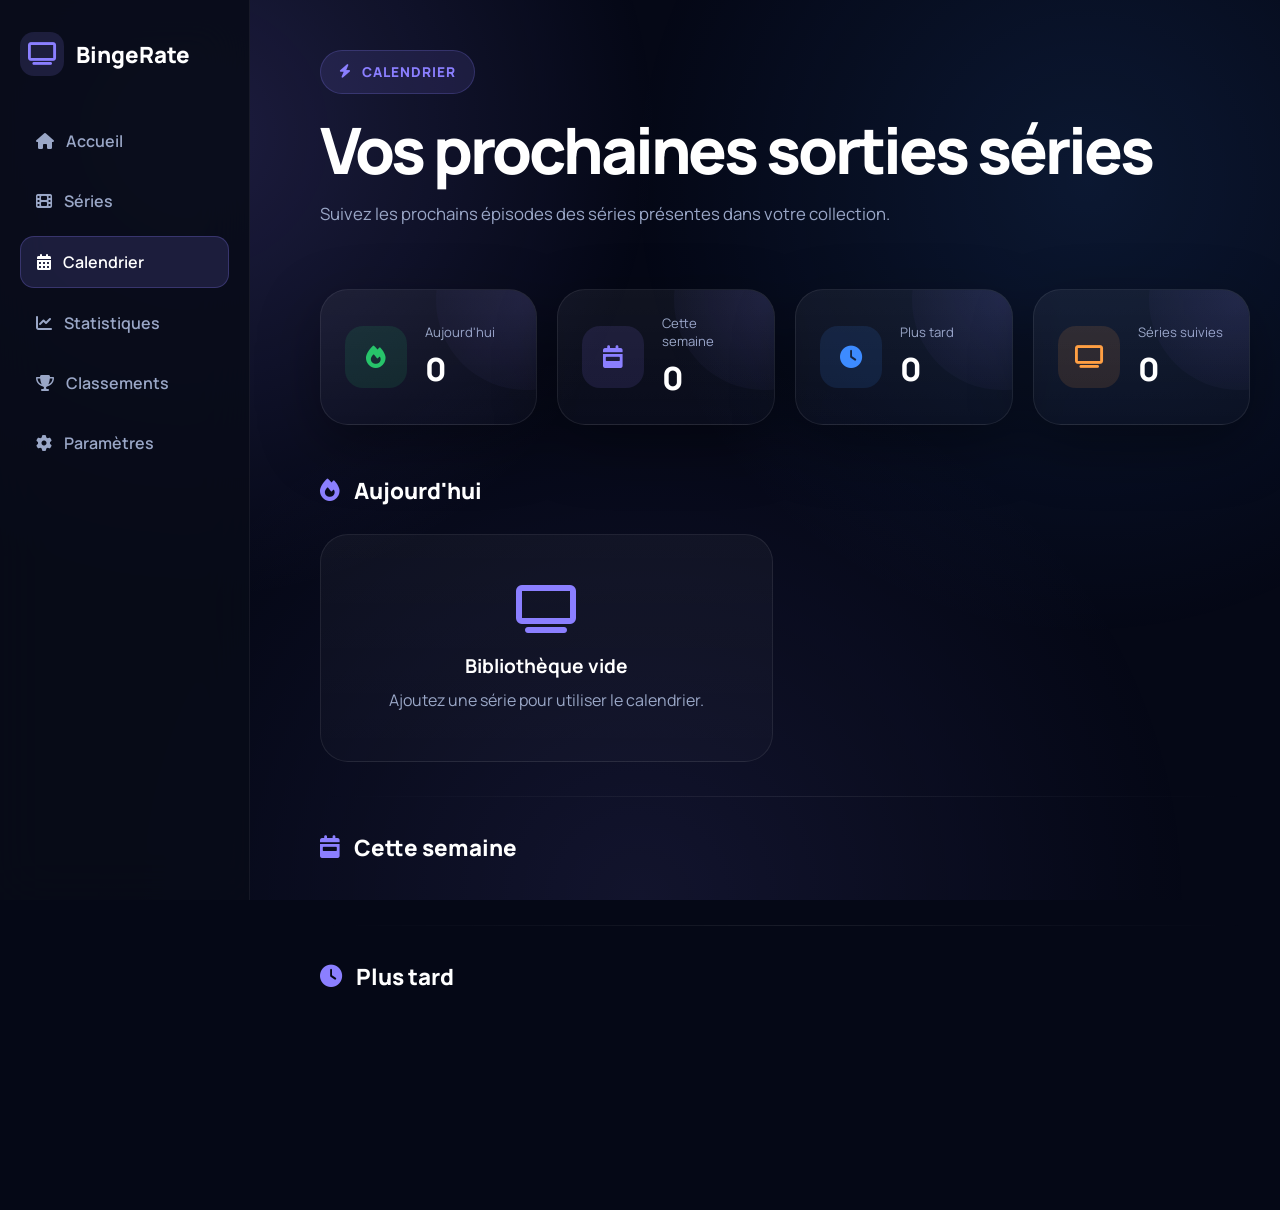
<file: pages/calendar.html>
<!DOCTYPE html>
<html lang="fr">

<head>

    <meta charset="UTF-8">

    <meta
        name="viewport"
        content="width=device-width, initial-scale=1.0"
    >

    <title>BingeRate • Calendrier</title>

    <link
        rel="preconnect"
        href="https://fonts.googleapis.com"
    >

    <link
        rel="preconnect"
        href="https://fonts.gstatic.com"
        crossorigin
    >

    <link
        href="https://fonts.googleapis.com/css2?family=Manrope:wght@400;500;600;700;800;900&display=swap"
        rel="stylesheet"
    >

    <link
        rel="stylesheet"
        href="../css/sidebar.css"
    >

    <link
        rel="stylesheet"
        href="../css/calendar.css"
    >

    <link
        rel="stylesheet"
        href="https://cdnjs.cloudflare.com/ajax/libs/font-awesome/6.5.1/css/all.min.css"
    >

</head>

<body>

    <!-- BACKGROUND -->

    <div class="background-glow"></div>

    <!-- SIDEBAR -->

    <aside class="sidebar">

        <a
            href="series.html"
            class="sidebar-logo"
        >

            <div
                class="sidebar-logo-icon"
            >

                <i class="fa-solid fa-tv"></i>

            </div>

            <span>BingeRate</span>

        </a>

        <nav class="sidebar-nav">

            <a
                href="../index.html"
                class="nav-link"
            >

                <i
                    class="
                    fa-solid
                    fa-house
                    "
                ></i>

                <span>

                    Accueil

                </span>

            </a>

            <a
                href="series.html"
                class="nav-link"
            >

                <i class="fa-solid fa-film"></i>

                <span>Séries</span>

            </a>

            <a
                href="calendar.html"
                class="nav-link active"
            >

                <i class="fa-solid fa-calendar-days"></i>

                <span>Calendrier</span>

            </a>

            <a
                href="stats.html"
                class="nav-link"
            >

                <i class="fa-solid fa-chart-line"></i>

                <span>Statistiques</span>

            </a>

            <a
                href="rankings.html"
                class="nav-link"
            >

                <i
                    class="
                    fa-solid
                    fa-trophy
                    "
                ></i>

                <span>

                    Classements

                </span>

            </a>

            <a
                href="settings.html"
                class="nav-link"
            >
            
                <i
                    class="
                    fa-solid
                    fa-gear
                    "             
                ></i>

                <span>

                    Paramètres

                </span>

            </a>

        </nav>

    </aside>

    <!-- PAGE -->

    <main class="calendar-page">

        <!-- HEADER -->

        <section
            class="calendar-header"
        >

            <div>

                <div
                    class="calendar-tag"
                >

                    <i class="fa-solid fa-bolt"></i>

                    CALENDRIER

                </div>

                <h1>

                    Vos prochaines
                    sorties séries

                </h1>

                <p>

                    Suivez les prochains
                    épisodes des séries
                    présentes dans votre
                    collection.

                </p>

            </div>

        </section>

        <!-- TODAY -->

        <section
            class="calendar-section"
        >

            <div
                class="section-title"
            >

                <i class="fa-solid fa-fire"></i>

                Aujourd'hui

            </div>

            <div
                id="todayContainer"
                class="episodes-grid"
            >

                <!-- JS -->

            </div>

        </section>

        <!-- THIS WEEK -->

        <section
            class="calendar-section"
        >

            <div
                class="section-title"
            >

                <i
                    class="
                    fa-solid
                    fa-calendar-week
                    "
                ></i>

                Cette semaine

            </div>

            <div
                id="weekContainer"
                class="episodes-grid"
            >

                <!-- JS -->

            </div>

        </section>

        <!-- UPCOMING -->

        <section
            class="calendar-section"
        >

            <div
                class="section-title"
            >

                <i
                    class="
                    fa-solid
                    fa-clock
                    "
                ></i>

                Plus tard

            </div>

            <div
                id="futureContainer"
                class="episodes-grid"
            >

                <!-- JS -->

            </div>

        </section>

    </main>

    <!-- TEMPLATE CARD -->

    <template
        id="episodeTemplate"
    >

        <div
            class="episode-card"
        >

            <img
                class="episode-poster"
            >

            <div
                class="episode-content"
            >

                <h3
                    class="episode-series"
                ></h3>

                <div
                    class="episode-code"
                ></div>

                <div
                    class="episode-title"
                ></div>

                <div
                    class="episode-date"
                ></div>

            </div>

        </div>

    </template>

    <script src="../config.js"></script>

    <script src="../js/calendar.js"></script>

</body>

</html>
</file>
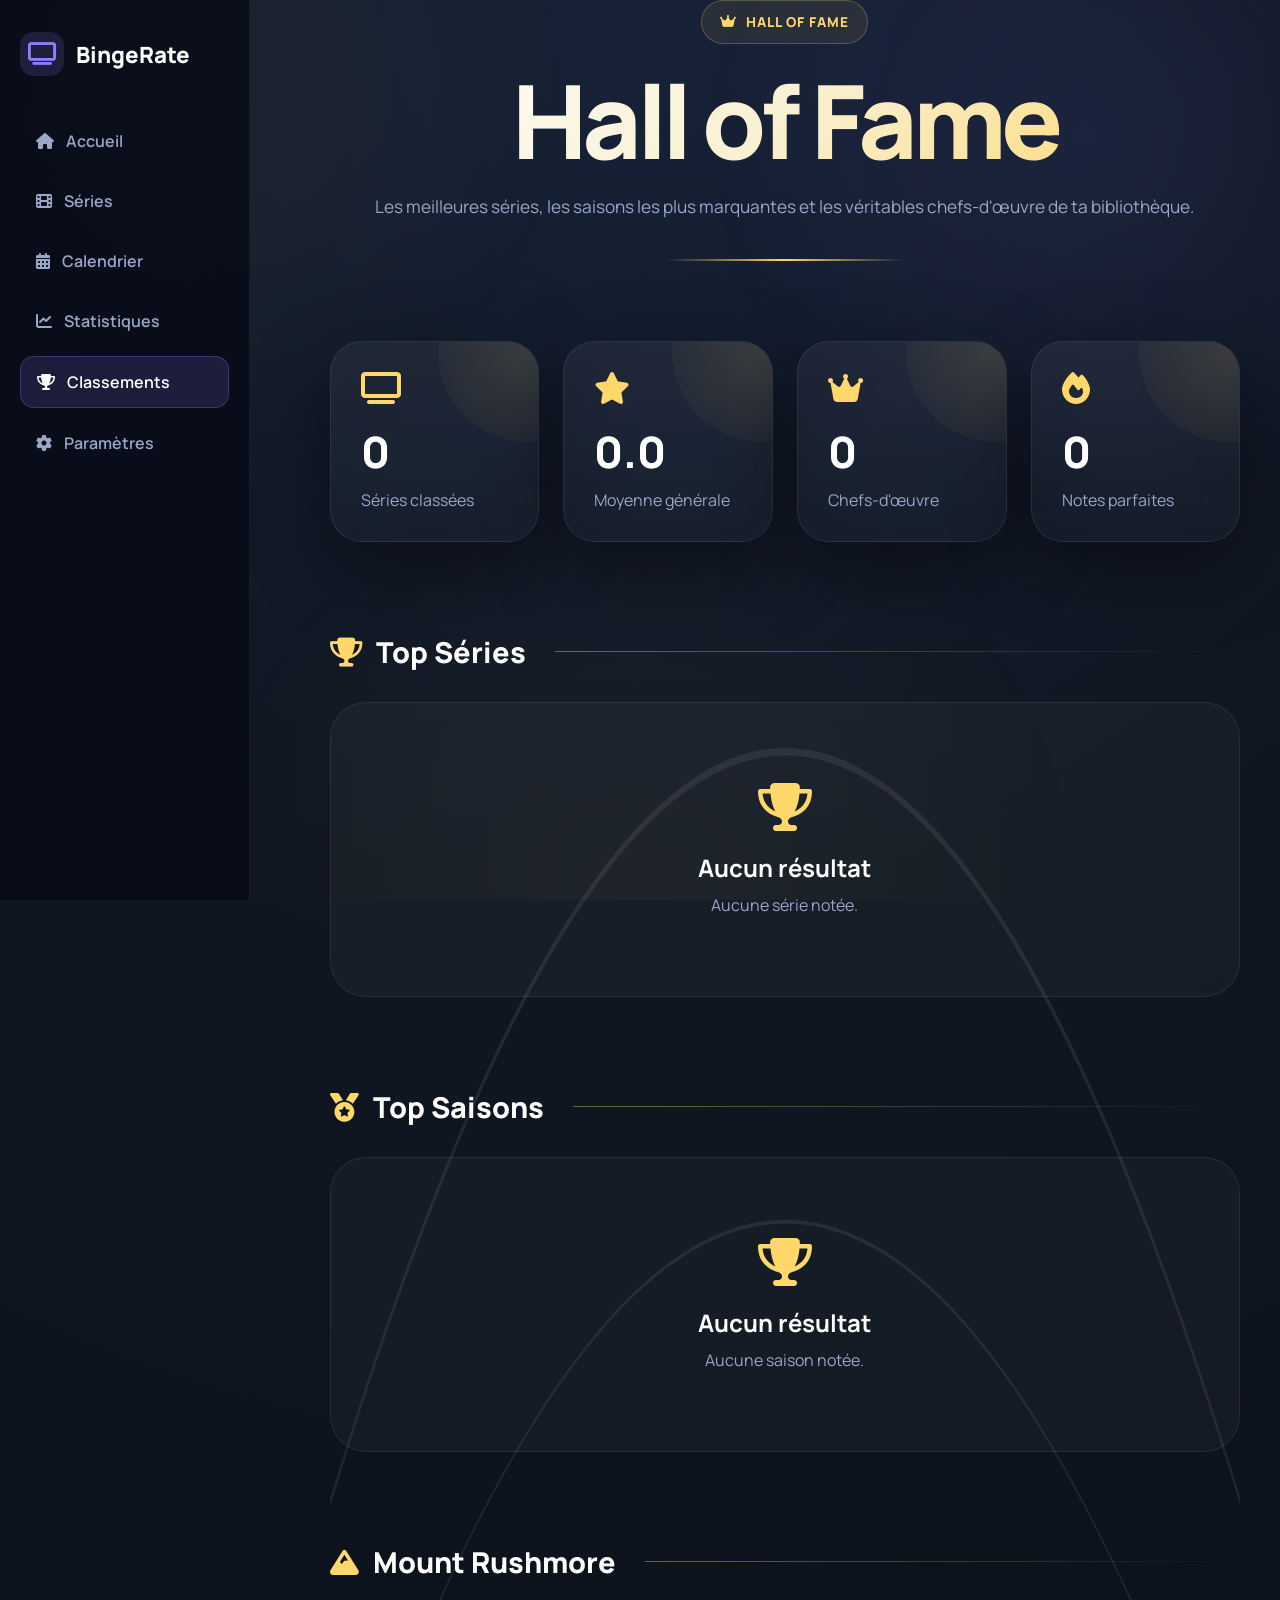
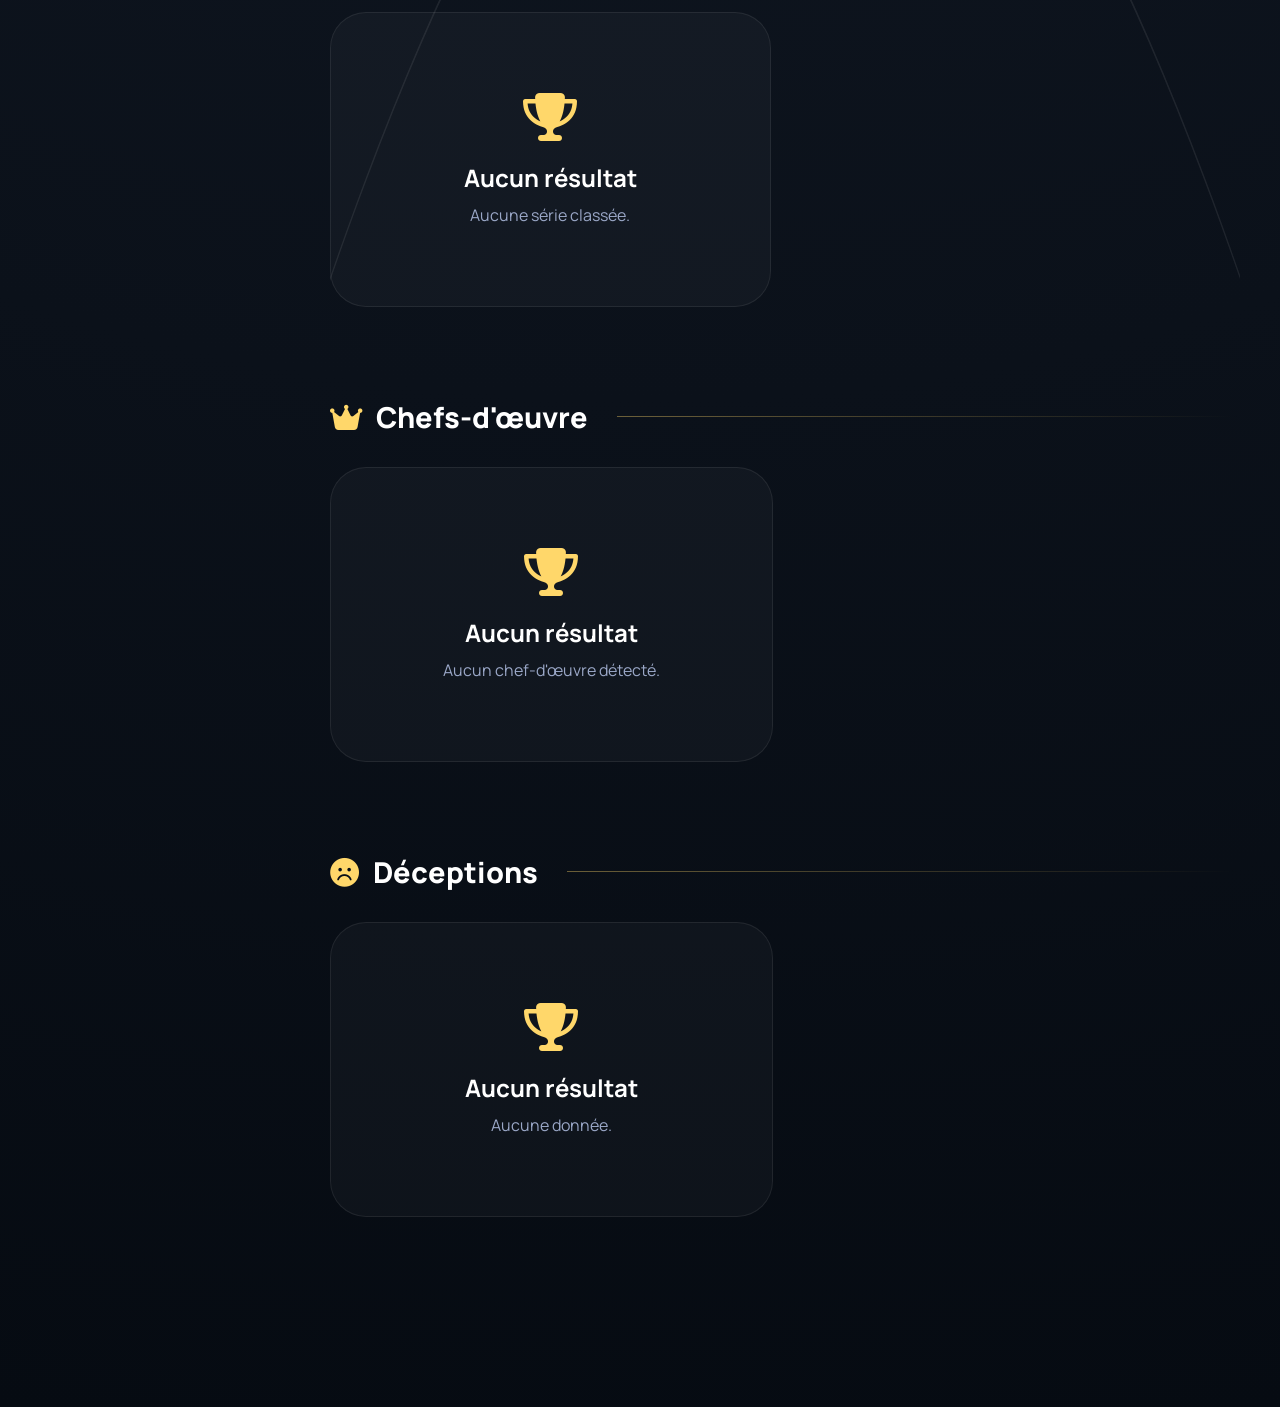
<file: pages/rankings.html>
<!DOCTYPE html>
<html lang="fr">

<head>

    <meta charset="UTF-8">

    <meta
        name="viewport"
        content="width=device-width, initial-scale=1.0"
    >

    <title>
        BingeRate • Hall of Fame
    </title>

    <link
        rel="stylesheet"
        href="../css/sidebar.css"
    >

    <link
        rel="stylesheet"
        href="../css/rankings.css"
    >

    <link
        rel="preconnect"
        href="https://fonts.googleapis.com"
    >

    <link
        rel="preconnect"
        href="https://fonts.gstatic.com"
        crossorigin
    >

    <link
        href="https://fonts.googleapis.com/css2?family=Manrope:wght@300;400;500;600;700;800;900&display=swap"
        rel="stylesheet"
    >

    <link
        rel="stylesheet"
        href="https://cdnjs.cloudflare.com/ajax/libs/font-awesome/6.5.2/css/all.min.css"
    >

</head>

<body>

    <div class="background-glow"></div>

    <!-- SIDEBAR -->

    <aside class="sidebar">

        <a
            href="../index.html"
            class="sidebar-logo"
        >

            <div
                class="sidebar-logo-icon"
            >

                <i
                    class="
                    fa-solid
                    fa-tv
                    "
                ></i>

            </div>

            <span>

                BingeRate

            </span>

        </a>

        <nav class="sidebar-nav">

            <a
                href="../index.html"
                class="nav-link"
            >

                <i
                    class="
                    fa-solid
                    fa-house
                    "
                ></i>

                <span>

                    Accueil

                </span>

            </a>

            <a
                href="series.html"
                class="nav-link"
            >

                <i
                    class="
                    fa-solid
                    fa-film
                    "
                ></i>

                <span>

                    Séries

                </span>

            </a>

            <a
                href="calendar.html"
                class="nav-link"
            >

                <i
                    class="
                    fa-solid
                    fa-calendar-days
                    "
                ></i>

                <span>

                    Calendrier

                </span>

            </a>

            <a
                href="stats.html"
                class="nav-link"
            >

                <i
                    class="
                    fa-solid
                    fa-chart-line
                    "
                ></i>

                <span>

                    Statistiques

                </span>

            </a>

            <a
                href="rankings.html"
                class="nav-link active"
            >

                <i
                    class="
                    fa-solid
                    fa-trophy
                    "
                ></i>

                <span>

                    Classements

                </span>

            </a>

                        <a
                href="settings.html"
                class="nav-link"
            >
            
                <i
                    class="
                    fa-solid
                    fa-gear
                    "             
                ></i>

                <span>

                    Paramètres

                </span>

            </a>

        </nav>

    </aside>

    <!-- MAIN -->

    <main class="rankings-page">

        <!-- SVG DECOR -->

        <svg
            class="podium-svg"
            viewBox="0 0 1600 800"
            preserveAspectRatio="none"
        >

            <path
                d="M0 400 Q 800 0 1600 400"
                fill="none"
                stroke="white"
                stroke-width="2"
            />

            <path
                d="M0 500 Q 800 150 1600 500"
                fill="none"
                stroke="white"
                stroke-width="1"
            />

        </svg>

        <!-- HERO -->

        <section class="rankings-header">

            <div class="rankings-tag">

                <i
                    class="
                    fa-solid
                    fa-crown
                    "
                ></i>

                HALL OF FAME

            </div>

            <h1>

                Hall of Fame

            </h1>

            <p>

                Les meilleures séries,
                les saisons les plus marquantes
                et les véritables chefs-d'œuvre
                de ta bibliothèque.

            </p>

        </section>

        <!-- OVERVIEW -->

        <section
            id="overview"
            class="overview-grid"
        >

            <div class="overview-card">

                <i
                    class="
                    fa-solid
                    fa-tv
                    "
                ></i>

                <strong
                    id="totalRankedSeries"
                >

                    —

                </strong>

                <span>

                    Séries classées

                </span>

            </div>

            <div class="overview-card">

                <i
                    class="
                    fa-solid
                    fa-star
                    "
                ></i>

                <strong
                    id="averageScore"
                >

                    —

                </strong>

                <span>

                    Moyenne générale

                </span>

            </div>

            <div class="overview-card">

                <i
                    class="
                    fa-solid
                    fa-crown
                    "
                ></i>

                <strong
                    id="masterpiecesCount"
                >

                    —

                </strong>

                <span>

                    Chefs-d'œuvre

                </span>

            </div>

            <div class="overview-card">

                <i
                    class="
                    fa-solid
                    fa-fire
                    "
                ></i>

                <strong
                    id="perfectEpisodes"
                >

                    —

                </strong>

                <span>

                    Notes parfaites

                </span>

            </div>

        </section>

        <!-- PODIUM -->

        <section
            id="podiumContainer"
        ></section>

        <!-- TOP SERIES -->

        <section class="ranking-section">

            <div class="section-title">

                <i
                    class="
                    fa-solid
                    fa-trophy
                    "
                ></i>

                Top Séries

            </div>

            <div
                id="topSeries"
                class="ranking-list"
            ></div>

        </section>

        <!-- TOP SEASONS -->

        <section class="ranking-section">

            <div class="section-title">

                <i
                    class="
                    fa-solid
                    fa-medal
                    "
                ></i>

                Top Saisons

            </div>

            <div
                id="topSeasons"
                class="ranking-list"
            ></div>

        </section>

        <!-- MOUNT RUSHMORE -->

        <section class="ranking-section">

            <div class="section-title">

                <i
                    class="
                    fa-solid
                    fa-mountain
                    "
                ></i>

                Mount Rushmore

            </div>

            <div
                id="mountRushmore"
                class="rushmore-grid"
            ></div>

        </section>

        <!-- MASTERPIECES -->

        <section class="ranking-section">

            <div class="section-title">

                <i
                    class="
                    fa-solid
                    fa-crown
                    "
                ></i>

                Chefs-d'œuvre

            </div>

            <div
                id="masterpieces"
                class="ranking-grid"
            ></div>

        </section>

        <!-- DISAPPOINTMENTS -->

        <section class="ranking-section">

            <div class="section-title">

                <i
                    class="
                    fa-solid
                    fa-face-frown
                    "
                ></i>

                Déceptions

            </div>

            <div
                id="disappointments"
                class="ranking-grid"
            ></div>

        </section>

    </main>

    <script src="../config.js"></script>

    <script src="../js/rankings.js"></script>

</body>

</html>
</file>
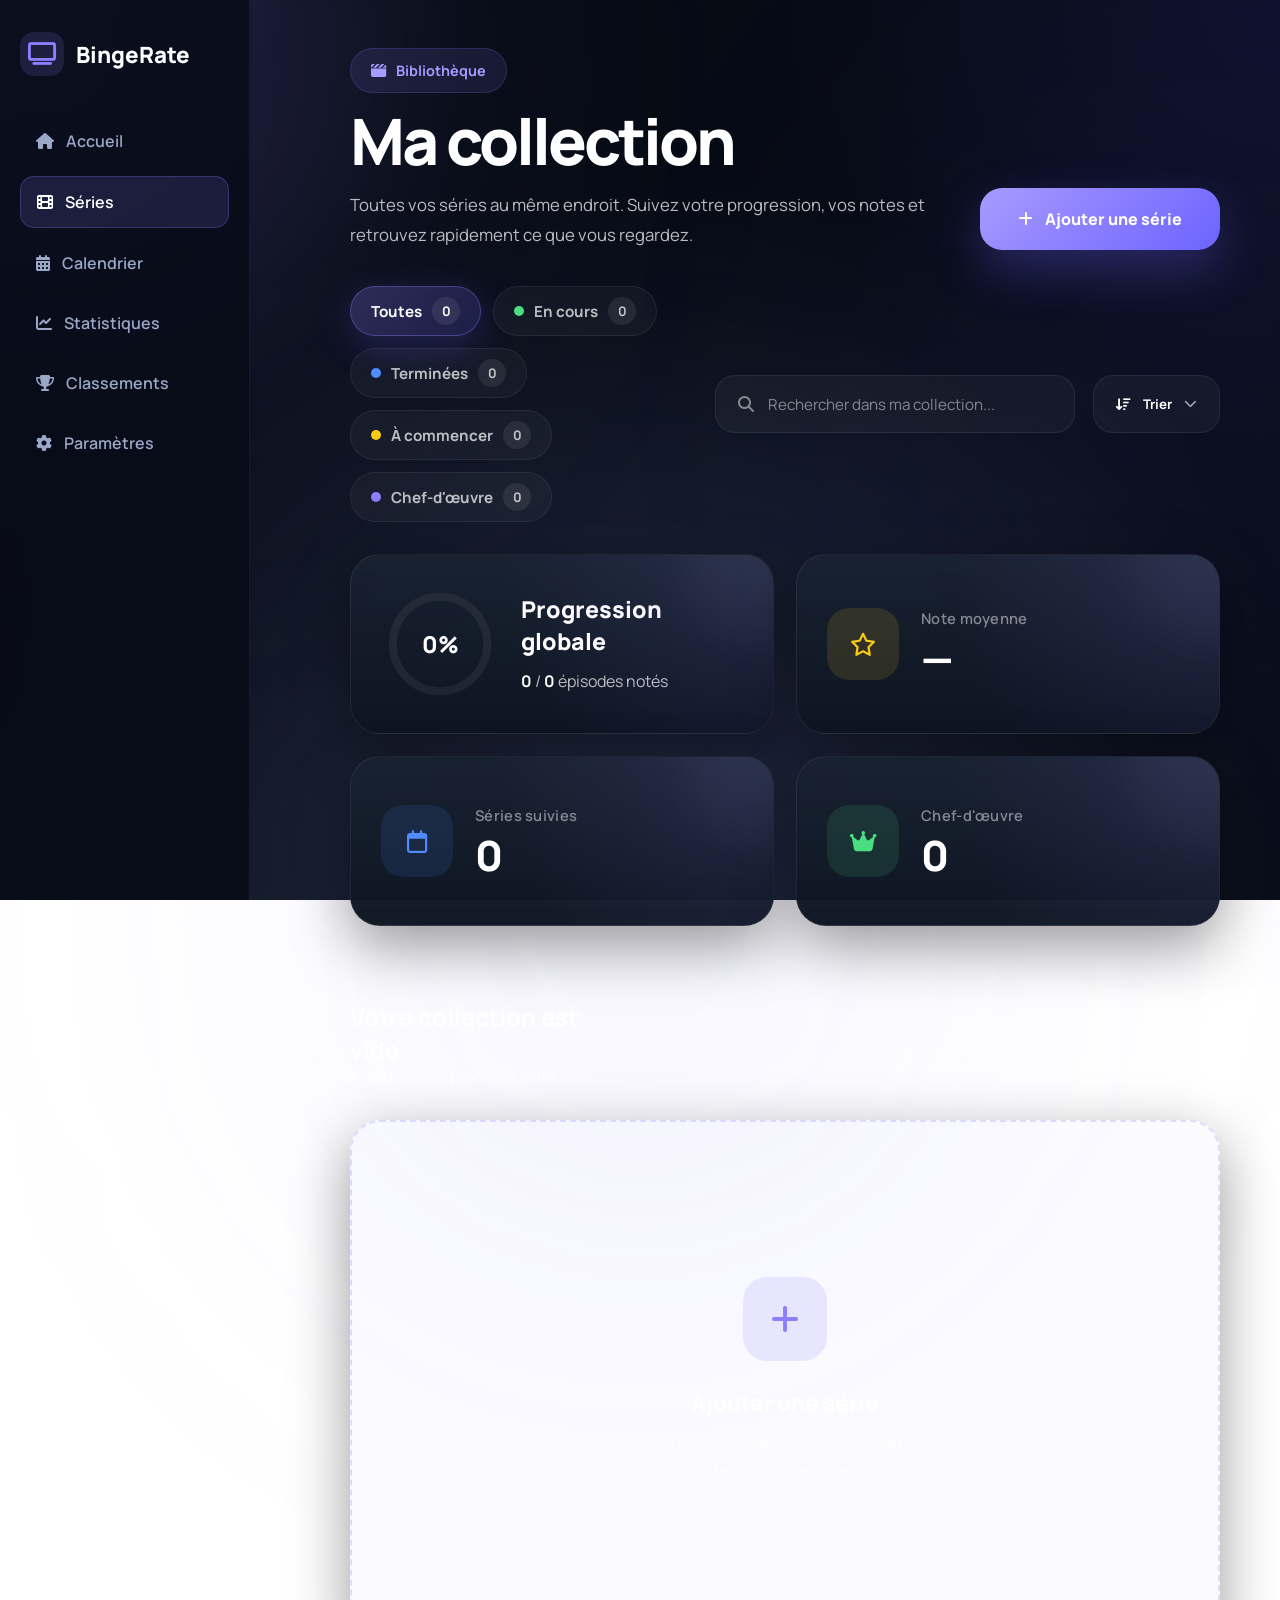
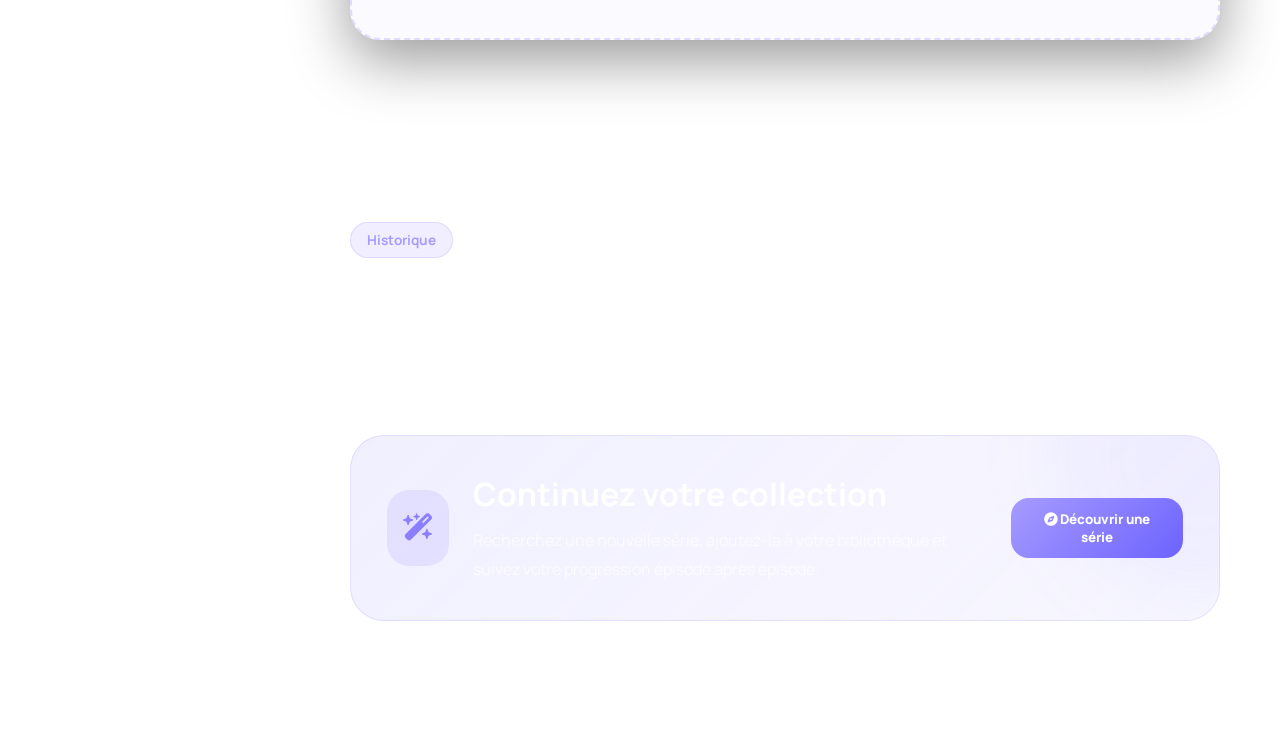
<file: pages/series.html>
<!DOCTYPE html>
<html lang="fr">

<head>

    <meta charset="UTF-8">

    <meta
        name="viewport"
        content="width=device-width, initial-scale=1.0"
    >

    <title>BingeRate • Séries</title>

    <link
        rel="stylesheet"
        href="../css/sidebar.css"
    >

    <link
        rel="stylesheet"
        href="../css/series.css"
    >

    <link
        rel="preconnect"
        href="https://fonts.googleapis.com"
    >

    <link
        rel="preconnect"
        href="https://fonts.gstatic.com"
        crossorigin
    >

    <link
        href="https://fonts.googleapis.com/css2?family=Manrope:wght@300;400;500;600;700;800&display=swap"
        rel="stylesheet"
    >

    <link
        rel="stylesheet"
        href="https://cdnjs.cloudflare.com/ajax/libs/font-awesome/6.7.2/css/all.min.css"
    >

</head>

<body>

    <!-- ====================================== -->
    <!-- SIDEBAR -->
    <!-- ====================================== -->

    <aside class="sidebar">

        <a
            href="../index.html"
            class="sidebar-logo"
        >

            <div class="sidebar-logo-icon">

                <i class="fa-solid fa-tv"></i>

            </div>

            <span>

                BingeRate

            </span>

        </a>

        <nav class="sidebar-nav">

            <a
                href="../index.html"
                class="nav-link"
            >

                <i class="fa-solid fa-house"></i>

                <span>

                    Accueil

                </span>

            </a>

            <a
                href="series.html"
                class="nav-link active"
            >

                <i class="fa-solid fa-film"></i>

                <span>

                    Séries

                </span>

            </a>

            <a
                href="calendar.html"
                class="nav-link"
            >

                <i class="fa-solid fa-calendar-days"></i>

                <span>

                    Calendrier

                </span>

            </a>

            <a
                href="stats.html"
                class="nav-link"
            >

                <i class="fa-solid fa-chart-line"></i>

                <span>

                    Statistiques

                </span>

            </a>

            <a
                href="rankings.html"
                class="nav-link"
            >

                <i class="fa-solid fa-trophy"></i>

                <span>

                    Classements

                </span>

            </a>

                        <a
                href="settings.html"
                class="nav-link"
            >
            
                <i
                    class="
                    fa-solid
                    fa-gear
                    "             
                ></i>

                <span>

                    Paramètres

                </span>

            </a>

        </nav>

    </aside>

    <!-- ====================================== -->
    <!-- BACKGROUND -->
    <!-- ====================================== -->

    <div class="blur blur-1"></div>
    <div class="blur blur-2"></div>
    <div class="blur blur-3"></div>

    <main>

        <!-- ====================================== -->
        <!-- COLLECTION HEADER -->
        <!-- ====================================== -->

        <section class="collection-hero">

            <div class="collection-title">

                <div>

                    <span class="collection-badge">

                        <i class="fa-solid fa-clapperboard"></i>

                        Bibliothèque

                    </span>

                    <h1>

                        Ma collection

                    </h1>

                    <p>

                        Toutes vos séries au même endroit.
                        Suivez votre progression, vos notes et retrouvez
                        rapidement ce que vous regardez.

                    </p>

                </div>

                <button
                    id="addSeriesBtn"
                    class="hero-add-btn"
                >

                    <i class="fa-solid fa-plus"></i>

                    Ajouter une série

                </button>

            </div>

        </section>

        <!-- ====================================== -->
        <!-- COLLECTION PANEL -->
        <!-- ====================================== -->

        <section class="collection-panel">

                        <!-- ====================================== -->
            <!-- TOP BAR -->
            <!-- ====================================== -->

            <div class="collection-toolbar">

                <div class="collection-filters">

                    <button
                        class="filter-chip active"
                        data-filter="all"
                    >

                        Toutes

                        <span id="countAll">

                            0

                        </span>

                    </button>

                    <button
                        class="filter-chip"
                        data-filter="watching"
                    >

                        <span class="chip-dot green"></span>

                        En cours

                        <span id="countWatching">

                            0

                        </span>

                    </button>

                    <button
                        class="filter-chip"
                        data-filter="completed"
                    >

                        <span class="chip-dot blue"></span>

                        Terminées

                        <span id="countCompleted">

                            0

                        </span>

                    </button>

                    <button
                        class="filter-chip"
                        data-filter="planned"
                    >

                        <span class="chip-dot yellow"></span>

                        À commencer

                        <span id="countPlanned">

                            0

                        </span>

                    </button>

                    <button
                        class="filter-chip"
                        data-filter="masterpiece"
                    >

                        <span class="chip-dot purple"></span>

                        Chef-d'œuvre

                        <span id="countMasterpieces">

                            0

                        </span>

                    </button>

                </div>

                <div class="toolbar-actions">

                    <div class="toolbar-search">

                        <i class="fa-solid fa-magnifying-glass"></i>

                        <input
                            id="collectionSearch"
                            type="text"
                            placeholder="Rechercher dans ma collection..."
                        >

                    </div>

                    <button
                        id="sortButton"
                        class="sort-button"
                    >

                        <i class="fa-solid fa-arrow-down-wide-short"></i>

                        Trier

                        <i class="fa-solid fa-chevron-down"></i>

                    </button>

                </div>

            </div>

            <!-- ====================================== -->
            <!-- DASHBOARD -->
            <!-- ====================================== -->

            <div class="dashboard-cards">

                <!-- Progression -->

                <div class="dashboard-card progress-card">

                    <div class="progress-circle">

                        <svg
                            viewBox="0 0 120 120"
                        >

                            <circle
                                class="progress-bg"
                                cx="60"
                                cy="60"
                                r="48"
                            ></circle>

                            <circle
                                id="dashboardProgressCircle"
                                class="progress-value"
                                cx="60"
                                cy="60"
                                r="48"
                            ></circle>

                        </svg>

                        <div
                            id="dashboardProgress"
                            class="progress-number"
                        >

                            0%

                        </div>

                    </div>

                    <div class="dashboard-text">

                        <h3>

                            Progression globale

                        </h3>

                        <p>

                            <span id="episodesCount">

                                0

                            </span>

                            /

                            <span id="episodesTotal">

                                0

                            </span>

                            épisodes notés

                        </p>

                    </div>

                </div>

                <!-- Moyenne -->

                <div class="dashboard-card">

                    <div class="dashboard-icon">

                        <i class="fa-regular fa-star"></i>

                    </div>

                    <div>

                        <span class="dashboard-label">

                            Note moyenne

                        </span>

                        <strong
                            id="globalAverage"
                        >

                            —

                        </strong>

                    </div>

                </div>

                <!-- Séries -->

                <div class="dashboard-card">

                    <div class="dashboard-icon">

                        <i class="fa-regular fa-calendar"></i>

                    </div>

                    <div>

                        <span class="dashboard-label">

                            Séries suivies

                        </span>

                        <strong
                            id="seriesCount"
                        >

                            0

                        </strong>

                    </div>

                </div>

                <!-- Chef d'œuvre -->

                <div class="dashboard-card">

                    <div class="dashboard-icon">

                        <i class="fa-solid fa-crown"></i>

                    </div>

                    <div>

                        <span class="dashboard-label">

                            Chef-d'œuvre

                        </span>

                        <strong
                            id="masterpiecesCount"
                        >

                            0

                        </strong>

                    </div>

                </div>

            </div>

            <!-- ====================================== -->
            <!-- COLLECTION -->
            <!-- ====================================== -->

            <div
                id="mySeries"
                class="collection-grid"
            >

                    </div>

        <!-- ====================================== -->
        <!-- AJOUTER UNE SÉRIE -->
        <!-- ====================================== -->

        <article
            id="addSeriesCard"
            class="series-card add-card"
        >

            <div class="add-card-content">

                <div class="add-card-icon">

                    <i class="fa-solid fa-plus"></i>

                </div>

                <h3>

                    Ajouter une série

                </h3>

                <p>

                    Trouvez votre prochaine série et ajoutez-la à votre collection.

                </p>

            </div>

        </article>

        <!-- ====================================== -->
        <!-- INFINITE SCROLL -->
        <!-- ====================================== -->

        <div
            id="loadMoreTrigger"
            class="load-more-trigger"
        ></div>

    </section>

    <!-- ====================================== -->
    <!-- RECHERCHES RÉCENTES -->
    <!-- ====================================== -->

    <section
        id="recentSection"
        class="recent-section"
    >

        <div class="section-title">

            <div>

                <span class="section-badge">

                    Historique

                </span>

                <h2>

                    Recherches récentes

                </h2>

            </div>

            <button
                id="clearRecent"
                class="clear-button"
            >

                <i class="fa-solid fa-trash"></i>

                Effacer

            </button>

        </div>

        <div
            id="recentSearches"
            class="recent-searches"
        ></div>

    </section>

    <!-- ====================================== -->
    <!-- CTA -->
    <!-- ====================================== -->

    <section class="cta-section">

        <div class="cta-card">

            <div class="cta-left">

                <div class="cta-icon">

                    <i class="fa-solid fa-wand-magic-sparkles"></i>

                </div>

                <div>

                    <h2>

                        Continuez votre collection

                    </h2>

                    <p>

                        Recherchez une nouvelle série,
                        ajoutez-la à votre bibliothèque
                        et suivez votre progression épisode après épisode.

                    </p>

                </div>

            </div>

            <button
                id="discoverBtn"
                class="discover-button"
            >

                <i class="fa-solid fa-compass"></i>

                Découvrir une série

            </button>

        </div>

    </section>

</main>

<!-- ====================================== -->
<!-- MODAL AJOUT D'UNE SÉRIE -->
<!-- ====================================== -->

<div
    id="addSeriesModal"
    class="modal-overlay hidden"
>

    <div class="modal">

        <div class="modal-header">

            <div>

                <span class="section-badge">

                    TMDB

                </span>

                <h2>

                    Ajouter une série

                </h2>

                <p>

                    Recherchez une série puis ajoutez-la à votre collection.

                </p>

            </div>

            <button
                id="closeModal"
                class="modal-close"
            >

                <i class="fa-solid fa-xmark"></i>

            </button>

        </div>

        <div class="modal-search">

            <i class="fa-solid fa-magnifying-glass"></i>

            <input
                id="searchInput"
                type="text"
                placeholder="Rechercher une série..."
            >

            <button
                id="searchBtn"
                class="modal-search-button"
            >

                Rechercher

            </button>

        </div>

        <div
            id="modalLoading"
            class="modal-loading hidden"
        >

            <i class="fa-solid fa-spinner fa-spin"></i>

            Recherche en cours...

        </div>

        <div
            id="resultsSection"
            class="modal-results"
        >

            <div class="results-header">

                <span class="section-badge">

                    Résultats

                </span>

                <span
                    id="resultsCount"
                    class="results-count"
                >

                    0 résultat

                </span>

            </div>

            <div
                id="results"
                class="results-grid"
            >

            </div>

        </div>

    </div>

</div>

<!-- ====================================== -->
<!-- TOAST -->
<!-- ====================================== -->

<div
    id="toast"
    class="toast"
>

    Notification

</div>

<!-- ====================================== -->
<!-- SVG -->
<!-- ====================================== -->

<svg
    width="0"
    height="0"
    style="position:absolute"
>

    <defs>

        <linearGradient
            id="purpleGradient"
            x1="0%"
            y1="0%"
            x2="100%"
            y2="100%"
        >

            <stop
                offset="0%"
                stop-color="#a78bfa"
            />

            <stop
                offset="50%"
                stop-color="#8b5cf6"
            />

            <stop
                offset="100%"
                stop-color="#6d28d9"
            />

        </linearGradient>

        <linearGradient
            id="greenGradient"
            x1="0%"
            y1="0%"
            x2="100%"
            y2="100%"
        >

            <stop
                offset="0%"
                stop-color="#4ade80"
            />

            <stop
                offset="100%"
                stop-color="#22c55e"
            />

        </linearGradient>

        <linearGradient
            id="yellowGradient"
            x1="0%"
            y1="0%"
            x2="100%"
            y2="100%"
        >

            <stop
                offset="0%"
                stop-color="#fde047"
            />

            <stop
                offset="100%"
                stop-color="#f59e0b"
            />

        </linearGradient>

        <linearGradient
            id="blueGradient"
            x1="0%"
            y1="0%"
            x2="100%"
            y2="100%"
        >

            <stop
                offset="0%"
                stop-color="#60a5fa"
            />

            <stop
                offset="100%"
                stop-color="#2563eb"
            />

        </linearGradient>

    </defs>

</svg>

<!-- ====================================== -->
<!-- SCRIPTS -->
<!-- ====================================== -->

<script src="../config.js"></script>

<script src="../js/series.js"></script>

</body>

</html>
</file>
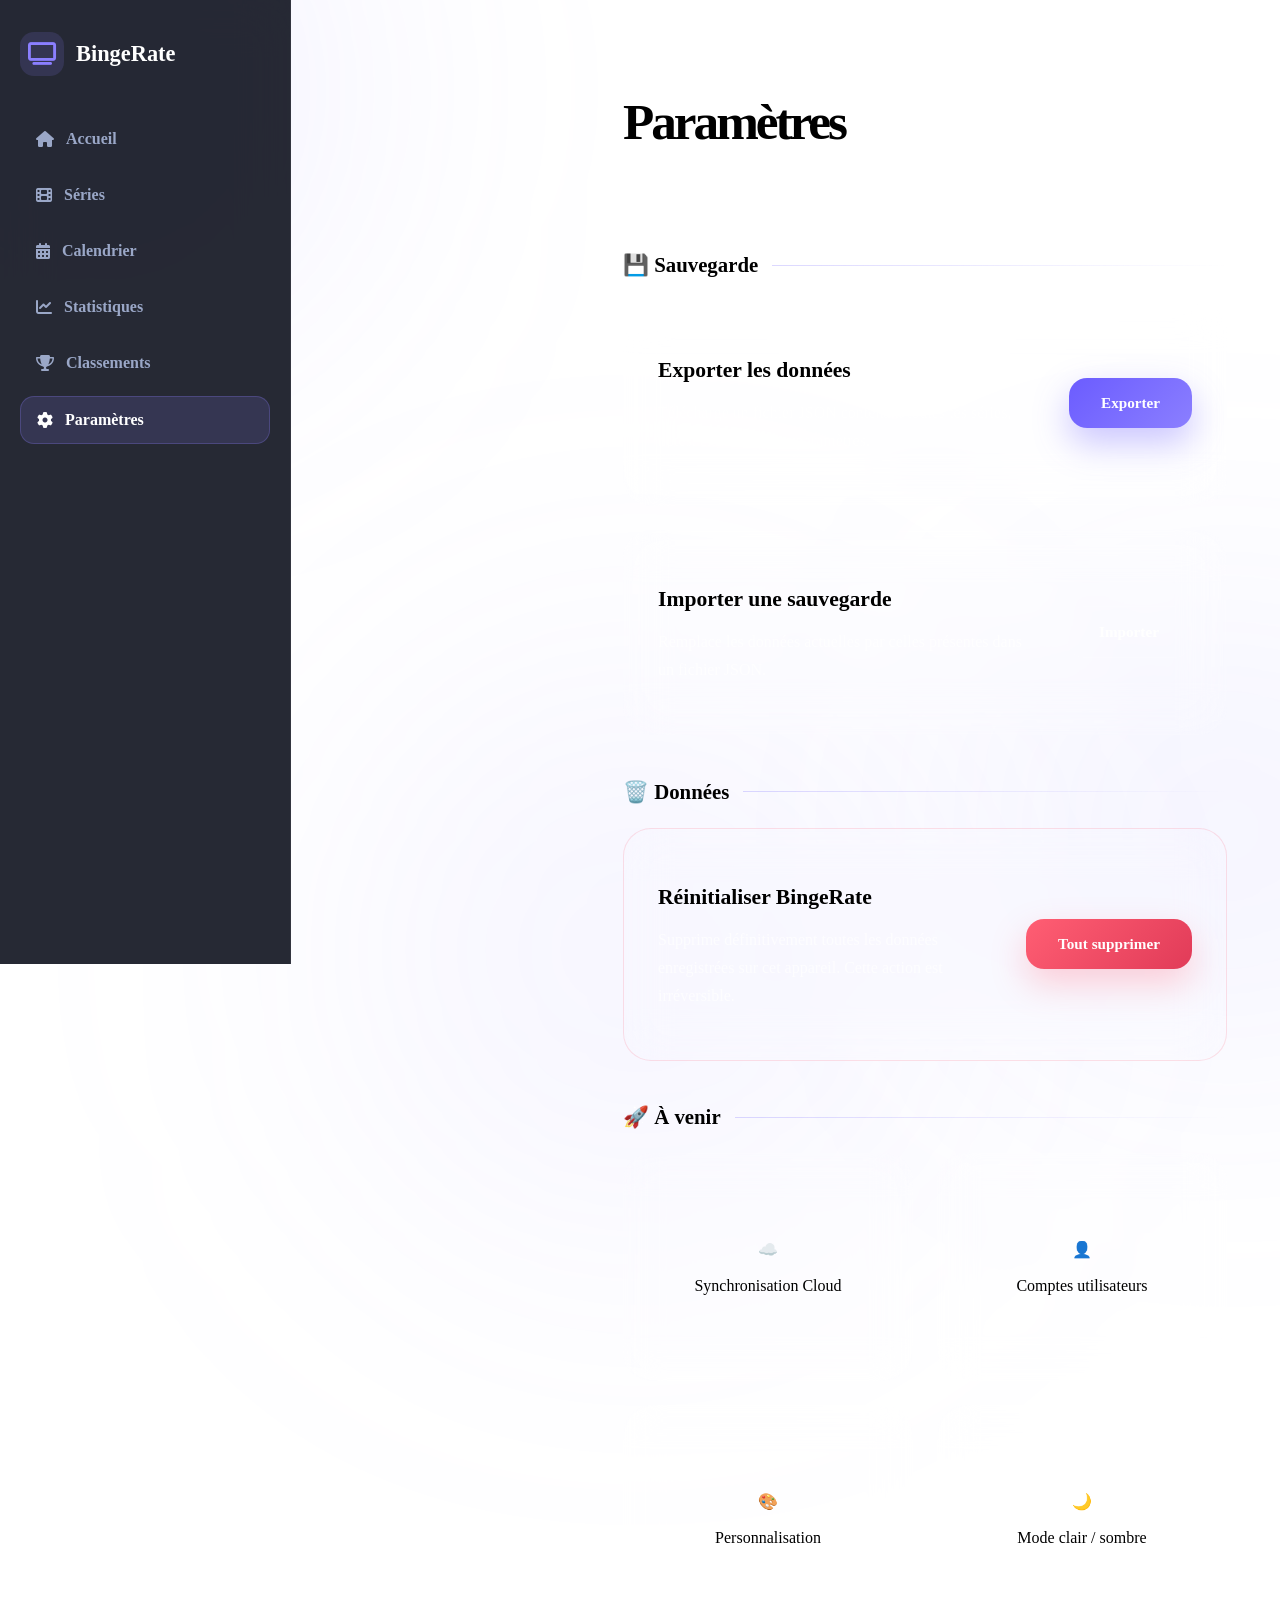
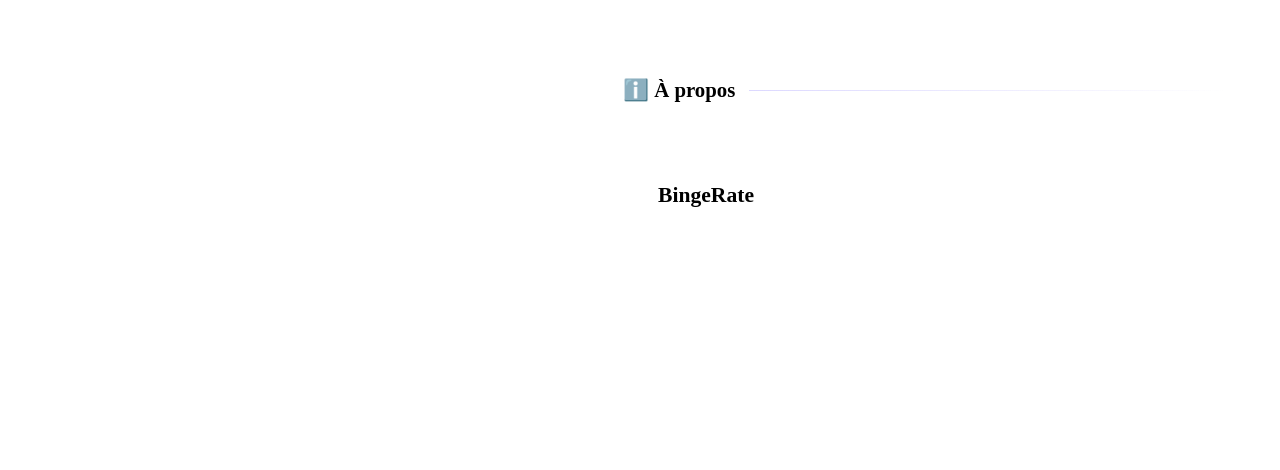
<file: pages/settings.html>
<!DOCTYPE html>
<html lang="fr">

<head>

    <meta charset="UTF-8">

    <meta
        name="viewport"
        content="width=device-width, initial-scale=1.0"
    >

    <title>Paramètres • BingeRate</title>

    <link
        rel="stylesheet"
        href="../css/sidebar.css"
    >

    <link
        rel="stylesheet"
        href="../css/settings.css"
    >

    <link
        rel="stylesheet"
        href="https://cdnjs.cloudflare.com/ajax/libs/font-awesome/6.5.1/css/all.min.css"
    >

    <link
        rel="preconnect"
        href="https://fonts.googleapis.com"
    >

    <link
        rel="preconnect"
        href="https://fonts.gstatic.com"
        crossorigin
    >

    <link
        href="https://fonts.googleapis.com/css2?family=Manrope:wght@300;400;500;600;700;800;900&display=swap"
        rel="stylesheet"
    >

</head>

<body>

    <!-- BACKGROUND -->

    <div class="blur blur-1"></div>
    <div class="blur blur-2"></div>
    <div class="blur blur-3"></div>

    <!-- SIDEBAR -->

    <aside class="sidebar">

        <a
            href="../index.html"
            class="sidebar-logo"
        >

            <div class="sidebar-logo-icon">

                <i class="fa-solid fa-tv"></i>

            </div>

            <span>

                BingeRate

            </span>

        </a>

        <nav class="sidebar-nav">

            <a
                href="../index.html"
                class="nav-link"
            >

                <i class="fa-solid fa-house"></i>

                <span>

                    Accueil

                </span>

            </a>

            <a
                href="series.html"
                class="nav-link"
            >

                <i class="fa-solid fa-film"></i>

                <span>

                    Séries

                </span>

            </a>

            <a
                href="calendar.html"
                class="nav-link"
            >

                <i class="fa-solid fa-calendar-days"></i>

                <span>

                    Calendrier

                </span>

            </a>

            <a
                href="stats.html"
                class="nav-link"
            >

                <i class="fa-solid fa-chart-line"></i>

                <span>

                    Statistiques

                </span>

            </a>

            <a
                href="rankings.html"
                class="nav-link"
            >

                <i class="fa-solid fa-trophy"></i>

                <span>

                    Classements

                </span>

            </a>

            <a
                href="settings.html"
                class="nav-link active"
            >

                <i class="fa-solid fa-gear"></i>

                <span>

                    Paramètres

                </span>

            </a>

        </nav>

    </aside>

    <!-- CONTENU -->

    <main class="content">

        <header class="page-header">

            <h1>

                Paramètres

            </h1>

            <p>

                Sauvegarde, importation, réinitialisation
                et futures fonctionnalités de BingeRate.

            </p>

        </header>

        <!-- SAUVEGARDE -->

        <section class="settings-section">

            <h2>

                💾 Sauvegarde

            </h2>

            <div class="settings-card">

                <div class="setting-info">

                    <h3>

                        Exporter les données

                    </h3>

                    <p>

                        Télécharge un fichier JSON contenant
                        toutes tes séries, notes, classements
                        et paramètres.

                    </p>

                </div>

                <button
                    id="exportBtn"
                    class="primary-btn"
                >

                    Exporter

                </button>

            </div>

            <div class="settings-card">

                <div class="setting-info">

                    <h3>

                        Importer une sauvegarde

                    </h3>

                    <p>

                        Remplace les données actuelles
                        par celles présentes dans un
                        fichier JSON.

                    </p>

                </div>

                <button
                    id="importBtn"
                    class="secondary-btn"
                >

                    Importer

                </button>

                <input
                    type="file"
                    id="importFile"
                    accept=".json"
                    hidden
                >

            </div>

        </section>

                <!-- DONNÉES -->

        <section class="settings-section">

            <h2>

                🗑️ Données

            </h2>

            <div class="settings-card danger">

                <div class="setting-info">

                    <h3>

                        Réinitialiser BingeRate

                    </h3>

                    <p>

                        Supprime définitivement toutes les
                        données enregistrées sur cet appareil.

                        Cette action est irréversible.

                    </p>

                </div>

                <button
                    id="resetBtn"
                    class="danger-btn"
                >

                    Tout supprimer

                </button>

            </div>

        </section>

        <!-- À VENIR -->

        <section class="settings-section">

            <h2>

                🚀 À venir

            </h2>

            <div class="coming-grid">

                <div class="coming-card">

                    ☁️
                    <br><br>

                    Synchronisation Cloud

                </div>

                <div class="coming-card">

                    👤
                    <br><br>

                    Comptes utilisateurs

                </div>

                <div class="coming-card">

                    🎨
                    <br><br>

                    Personnalisation

                </div>

                <div class="coming-card">

                    🌙
                    <br><br>

                    Mode clair / sombre

                </div>

            </div>

        </section>

        <!-- À PROPOS -->

        <section class="settings-section">

            <h2>

                ℹ️ À propos

            </h2>

            <div class="settings-card">

                <div class="setting-info">

                    <h3>

                        BingeRate

                    </h3>

                    <p>

                        Version 1.0

                    </p>

                    <p>

                        Développé pour suivre,
                        noter et classer facilement
                        toutes tes séries.

                    </p>

                </div>

            </div>

        </section>

    </main>

    <script
        src="../js/settings.js"
    ></script>

</body>

</html>
</file>
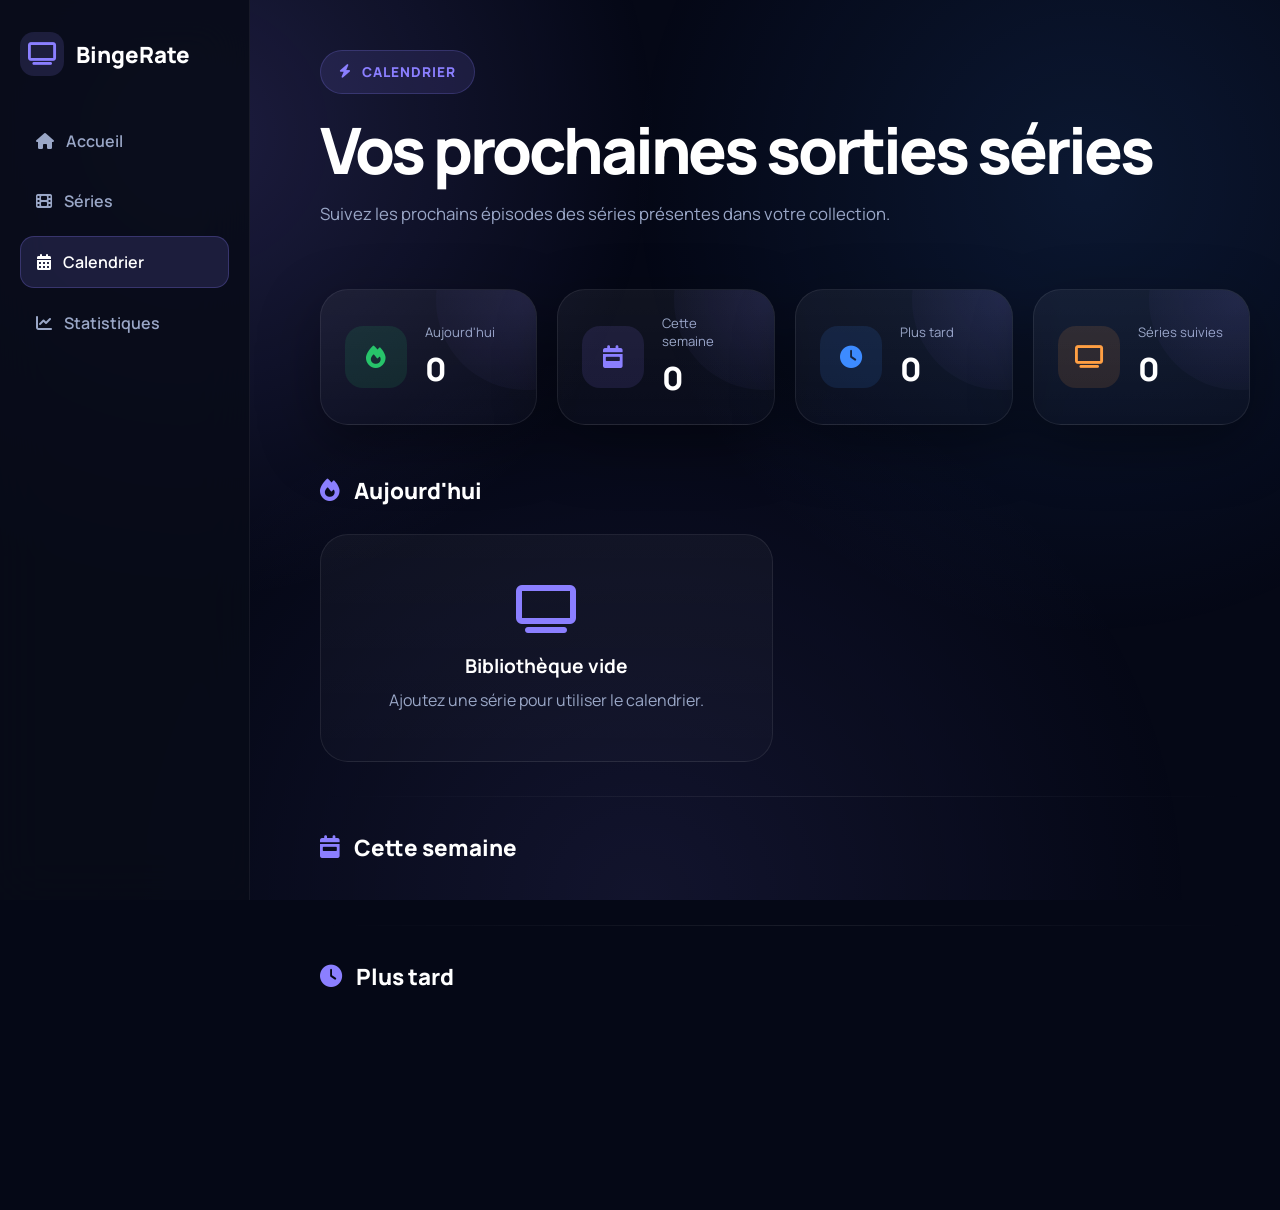
<file: assets/pages/calendar.html>
<!DOCTYPE html>
<html lang="fr">

<head>

    <meta charset="UTF-8">

    <meta
        name="viewport"
        content="width=device-width, initial-scale=1.0"
    >

    <title>BingeRate • Calendrier</title>

    <link
        rel="preconnect"
        href="https://fonts.googleapis.com"
    >

    <link
        rel="preconnect"
        href="https://fonts.gstatic.com"
        crossorigin
    >

    <link
        href="https://fonts.googleapis.com/css2?family=Manrope:wght@400;500;600;700;800;900&display=swap"
        rel="stylesheet"
    >

    <link
        rel="stylesheet"
        href="../css/sidebar.css"
    >

    <link
        rel="stylesheet"
        href="../css/calendar.css"
    >

    <link
        rel="stylesheet"
        href="https://cdnjs.cloudflare.com/ajax/libs/font-awesome/6.5.1/css/all.min.css"
    >

</head>

<body>

    <!-- BACKGROUND -->

    <div class="background-glow"></div>

    <!-- SIDEBAR -->

    <aside class="sidebar">

        <a
            href="series.html"
            class="sidebar-logo"
        >

            <div
                class="sidebar-logo-icon"
            >

                <i class="fa-solid fa-tv"></i>

            </div>

            <span>BingeRate</span>

        </a>

        <nav class="sidebar-nav">

            <a
                href="../index.html"
                class="nav-link"
            >

                <i
                    class="
                    fa-solid
                    fa-house
                    "
                ></i>

                <span>

                    Accueil

                </span>

            </a>

            <a
                href="series.html"
                class="nav-link"
            >

                <i class="fa-solid fa-film"></i>

                <span>Séries</span>

            </a>

            <a
                href="calendar.html"
                class="nav-link active"
            >

                <i class="fa-solid fa-calendar-days"></i>

                <span>Calendrier</span>

            </a>

            <a
                href="stats.html"
                class="nav-link"
            >

                <i class="fa-solid fa-chart-line"></i>

                <span>Statistiques</span>

            </a>

        </nav>

    </aside>

    <!-- PAGE -->

    <main class="calendar-page">

        <!-- HEADER -->

        <section
            class="calendar-header"
        >

            <div>

                <div
                    class="calendar-tag"
                >

                    <i class="fa-solid fa-bolt"></i>

                    CALENDRIER

                </div>

                <h1>

                    Vos prochaines
                    sorties séries

                </h1>

                <p>

                    Suivez les prochains
                    épisodes des séries
                    présentes dans votre
                    collection.

                </p>

            </div>

        </section>

        <!-- TODAY -->

        <section
            class="calendar-section"
        >

            <div
                class="section-title"
            >

                <i class="fa-solid fa-fire"></i>

                Aujourd'hui

            </div>

            <div
                id="todayContainer"
                class="episodes-grid"
            >

                <!-- JS -->

            </div>

        </section>

        <!-- THIS WEEK -->

        <section
            class="calendar-section"
        >

            <div
                class="section-title"
            >

                <i
                    class="
                    fa-solid
                    fa-calendar-week
                    "
                ></i>

                Cette semaine

            </div>

            <div
                id="weekContainer"
                class="episodes-grid"
            >

                <!-- JS -->

            </div>

        </section>

        <!-- UPCOMING -->

        <section
            class="calendar-section"
        >

            <div
                class="section-title"
            >

                <i
                    class="
                    fa-solid
                    fa-clock
                    "
                ></i>

                Plus tard

            </div>

            <div
                id="futureContainer"
                class="episodes-grid"
            >

                <!-- JS -->

            </div>

        </section>

    </main>

    <!-- TEMPLATE CARD -->

    <template
        id="episodeTemplate"
    >

        <div
            class="episode-card"
        >

            <img
                class="episode-poster"
            >

            <div
                class="episode-content"
            >

                <h3
                    class="episode-series"
                ></h3>

                <div
                    class="episode-code"
                ></div>

                <div
                    class="episode-title"
                ></div>

                <div
                    class="episode-date"
                ></div>

            </div>

        </div>

    </template>

    <script src="../config.js"></script>

    <script src="../js/calendar.js"></script>

</body>

</html>
</file>
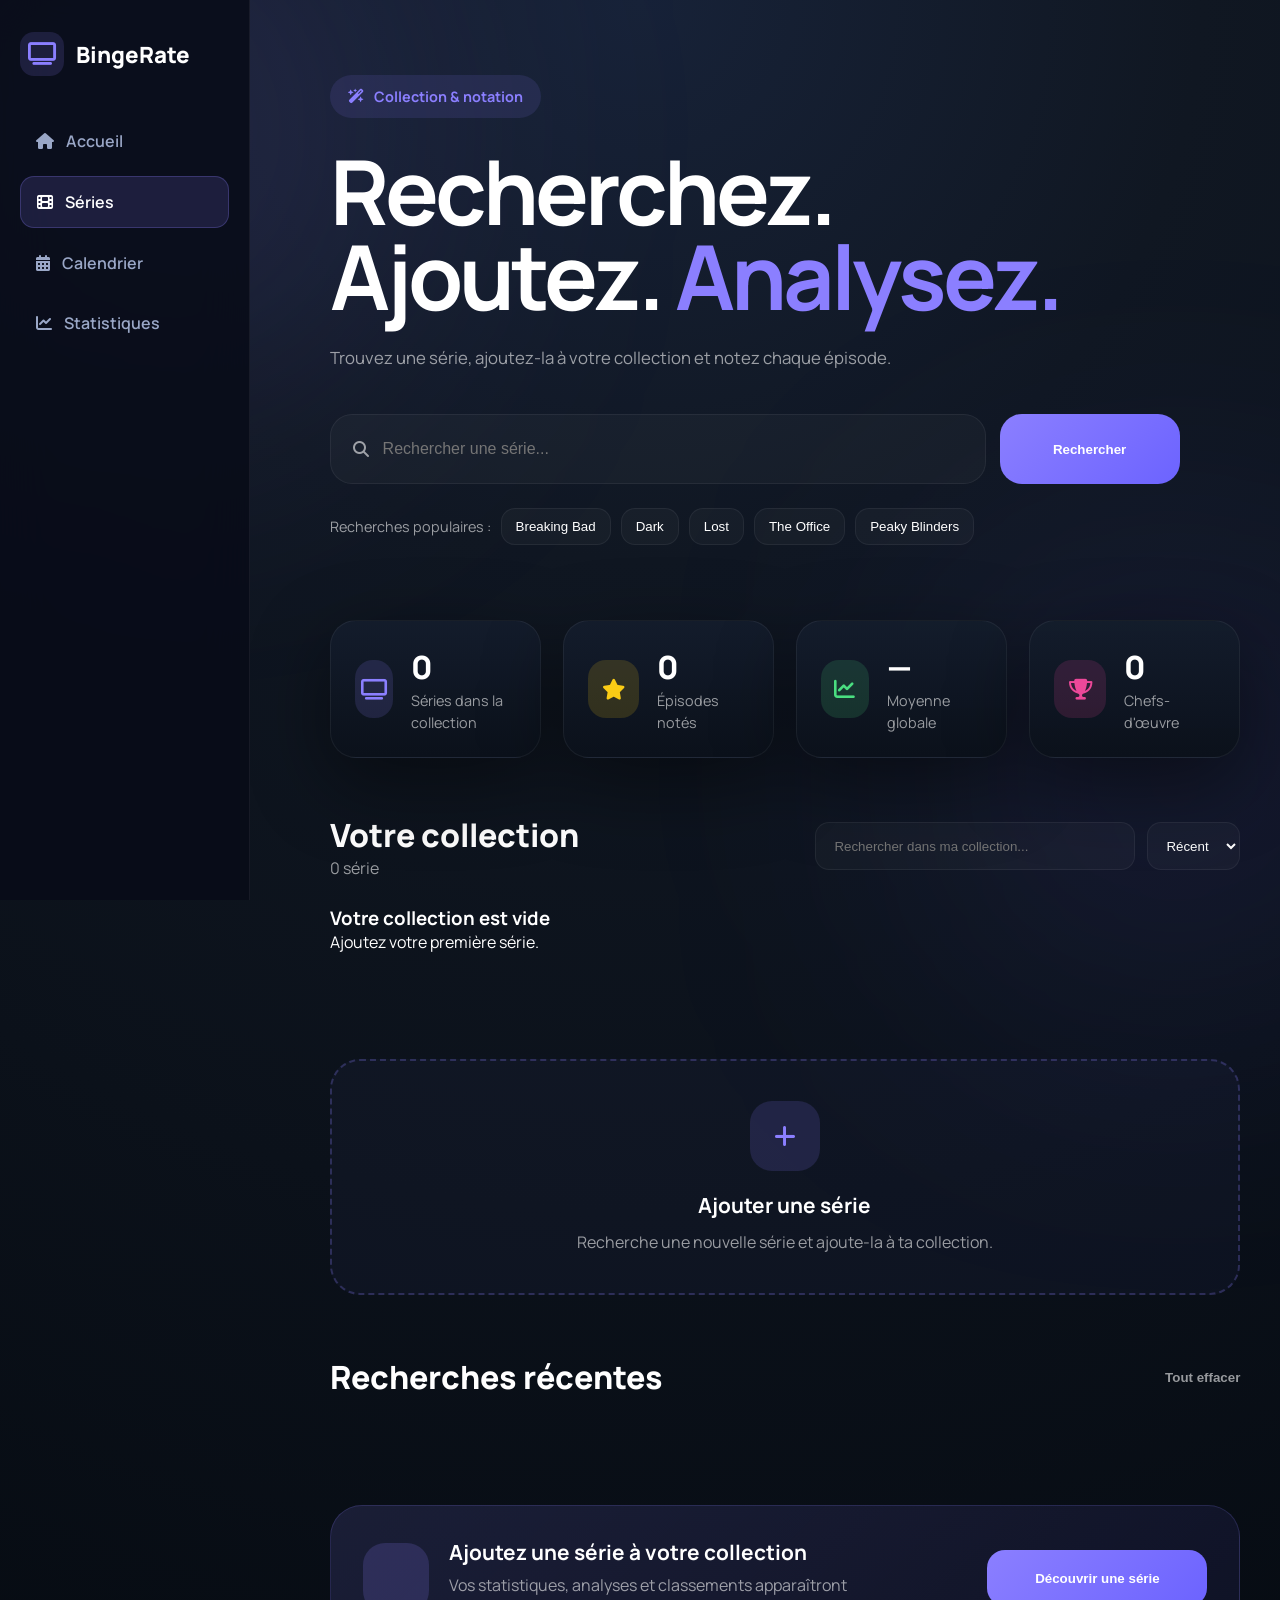
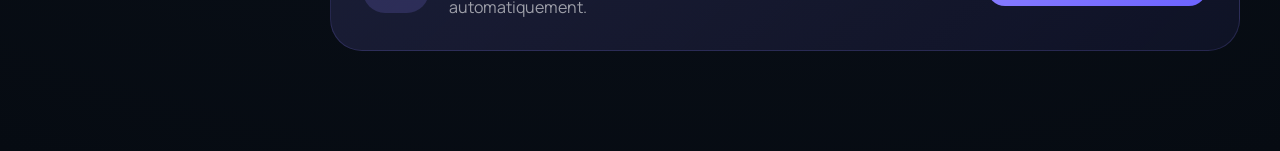
<file: assets/pages/series.html>
<!DOCTYPE html>
<html lang="fr">

<head>

    <meta charset="UTF-8">

    <meta
        name="viewport"
        content="width=device-width, initial-scale=1.0"
    >

    <title>BingeRate • Séries</title>

    <link
        rel="stylesheet"
        href="../css/sidebar.css"
    >

    <link
        rel="stylesheet"
        href="../css/series.css"
    >

    <link 
        rel="stylesheet" 
        href="https://cdnjs.cloudflare.com/ajax/libs/font-awesome/6.5.1/css/all.min.css"
    >

    <link
        rel="preconnect"
        href="https://fonts.googleapis.com"
    >

    <link
        rel="preconnect"
        href="https://fonts.gstatic.com"
        crossorigin
    >

    <link
        href="https://fonts.googleapis.com/css2?family=Manrope:wght@300;400;500;600;700;800&display=swap"
        rel="stylesheet"
    >

    <link
        rel="stylesheet"
        href="https://cdnjs.cloudflare.com/ajax/libs/font-awesome/6.5.2/css/all.min.css"
    >

</head>

<body>

    <aside class="sidebar">

        <a
            href="index.html"
            class="sidebar-logo"
        >

            <div
                class="sidebar-logo-icon"
            >

                <i
                    class="
                    fa-solid
                    fa-tv
                    "
                ></i>

            </div>

            <span>

                BingeRate

            </span>

        </a>

        <nav class="sidebar-nav">

            <a
                href="../index.html"
                class="nav-link"
            >

                <i
                    class="
                    fa-solid
                    fa-house
                    "
                ></i>

                <span>

                    Accueil

                </span>

            </a>

            <a
                href="series.html"
                class="nav-link active"
            >

                <i
                    class="
                    fa-solid
                    fa-film
                    "
                ></i>

                <span>

                    Séries

                </span>

            </a>

            <a
                href="calendar.html"
                class="nav-link"
            >

                <i
                    class="
                    fa-solid
                    fa-calendar-days
                    "
                ></i>

                <span>

                    Calendrier

                </span>

            </a>

            <a
                href="stats.html"
                class="nav-link"
            >

                <i
                    class="
                    fa-solid
                    fa-chart-line
                    "
                ></i>

                <span>

                    Statistiques

                </span>

            </a>

        </nav>

    </aside>

    <!-- BACKGROUND -->

    <div class="blur blur-1"></div>
    <div class="blur blur-2"></div>

    <!-- MAIN -->

    <main>

        <!-- HERO -->

        <section class="hero">

            <div class="hero-left">

                <span class="hero-tag">

                    <i class="fa-solid fa-wand-magic-sparkles"></i>

                    Collection & notation

                </span>

                <h1>

                    Recherchez.<br>

                    Ajoutez.

                    <span>
                        Analysez.
                    </span>

                </h1>

                <p>

                    Trouvez une série,
                    ajoutez-la à votre collection
                    et notez chaque épisode.

                </p>

                <div class="search-wrapper">

                    <div class="search-box">

                        <i
                            class="
                            fa-solid
                            fa-magnifying-glass
                            "
                        ></i>

                        <input
                            id="searchInput"
                            type="text"
                            placeholder="Rechercher une série..."
                        >

                    </div>

                    <button id="searchBtn">

                        Rechercher

                    </button>

                </div>

                <div
                    id="popularSearches"
                    class="popular-searches"
                >

                    <span>
                        Recherches populaires :
                    </span>

                    <button>Breaking Bad</button>
                    <button>Dark</button>
                    <button>Lost</button>
                    <button>The Office</button>
                    <button>Peaky Blinders</button>

                </div>

            </div>

            <!-- HERO VISUAL -->

            <div class="hero-right">

                <div class="floating-posters">

                    <div class="poster-card poster-1"></div>
                    <div class="poster-card poster-2"></div>
                    <div class="poster-card poster-3"></div>
                    <div class="poster-card poster-4"></div>
                    <div class="poster-card poster-5"></div>

                </div>

            </div>

        </section>

        <!-- STATS -->

        <section class="stats-section">

            <div class="stat-card">

                <div class="stat-icon purple">

                    <i class="fa-solid fa-tv"></i>

                </div>

                <div>

                    <strong id="seriesCount">

                        0

                    </strong>

                    <span>
                        Séries dans la collection
                    </span>

                </div>

            </div>

            <div class="stat-card">

                <div class="stat-icon yellow">

                    <i class="fa-solid fa-star"></i>

                </div>

                <div>

                    <strong id="episodesCount">

                        0

                    </strong>

                    <span>
                        Épisodes notés
                    </span>

                </div>

            </div>

            <div class="stat-card">

                <div class="stat-icon green">

                    <i class="fa-solid fa-chart-line"></i>

                </div>

                <div>

                    <strong id="globalAverage">

                        —

                    </strong>

                    <span>
                        Moyenne globale
                    </span>

                </div>

            </div>

            <div class="stat-card">

                <div class="stat-icon pink">

                    <i class="fa-solid fa-trophy"></i>

                </div>

                <div>

                    <strong id="masterpiecesCount">

                        0

                    </strong>

                    <span>
                        Chefs-d'œuvre
                    </span>

                </div>

            </div>

        </section>

        <!-- COLLECTION -->

        <section class="collection-section">

            <div class="section-header">

                <div>

                    <h2>

                        Votre collection

                    </h2>

                    <span id="collectionCount">

                        0 série

                    </span>

                </div>

                <div class="collection-actions">

                    <input
                        id="collectionSearch"
                        type="text"
                        placeholder="Rechercher dans ma collection..."
                    >

                    <select id="sortCollection">

                        <option value="recent">
                            Récent
                        </option>

                        <option value="name">
                            Nom
                        </option>

                    </select>

                </div>

            </div>

            <div
                id="mySeries"
                class="collection-grid"
            >

            </div>

            <div
                id="loadMoreTrigger"
                class="load-more-trigger"
            >
        
            </div>

            <!-- ADD CARD -->

            <div
                id="addSeriesCard"
                class="add-series-card"
            >

                <div
                    class="add-icon"
                >

                    <i
                        class="
                        fa-solid
                        fa-plus
                        "
                    ></i>

                </div>

                <h3>

                    Ajouter une série

                </h3>

                <p>

                    Recherche une nouvelle série
                    et ajoute-la à ta collection.

                </p>

            </div>

        </section>

        <!-- RESULTS -->

        <section
            id="resultsSection"
            class="
            results-section
            hidden
            "
        >

            <div
                class="section-header"
            >

                <div>

                    <h2>

                        Résultats

                    </h2>

                    <span
                        id="resultsCount"
                    >

                        0 résultat

                    </span>

                </div>

            </div>

            <div
                id="results"
                class="results-grid"
            ></div>

        </section>

        <!-- RECENT SEARCHES -->

        <section
            id="recentSection"
            class="recent-section"
        >

            <div
                class="section-header"
            >

                <div>

                    <h2>

                        Recherches récentes

                    </h2>

                </div>

                <button
                    id="clearRecent"
                    class="clear-btn"
                >

                    Tout effacer

                </button>

            </div>

            <div
                id="recentSearches"
                class="recent-searches"
            ></div>

        </section>

        <!-- CTA -->

        <section
            class="cta-section"
        >

            <div
                class="cta-card"
            >

                <div
                    class="cta-left"
                >

                    <div
                        class="cta-icon"
                    >

                        <i
                            class="
                            fa-solid
                            fa-sparkles
                            "
                        ></i>

                    </div>

                    <div>

                        <h3>

                            Ajoutez une série à votre collection

                        </h3>

                        <p>

                            Vos statistiques,
                            analyses et classements
                            apparaîtront automatiquement.

                        </p>

                    </div>

                </div>

                <button
                    id="discoverBtn"
                    class="discover-btn"
                >

                    Découvrir une série

                </button>

            </div>

        </section>

    </main>

    <!-- TOAST -->

    <div
        id="toast"
        class="toast"
    >

        Notification

    </div>

    <!-- SVG GRADIENTS -->

    <svg
        width="0"
        height="0"
        style="position:absolute"
    >

        <defs>

            <linearGradient
                id="purpleGradient"
                x1="0%"
                y1="0%"
                x2="100%"
                y2="100%"
            >

                <stop
                    offset="0%"
                    stop-color="#a095ff"
                />

                <stop
                    offset="100%"
                    stop-color="#6c63ff"
                />

            </linearGradient>

            <linearGradient
                id="greenGradient"
                x1="0%"
                y1="0%"
                x2="100%"
                y2="100%"
            >

                <stop
                    offset="0%"
                    stop-color="#4ade80"
                />

                <stop
                    offset="100%"
                    stop-color="#16a34a"
                />

            </linearGradient>

            <linearGradient
                id="yellowGradient"
                x1="0%"
                y1="0%"
                x2="100%"
                y2="100%"
            >

                <stop
                    offset="0%"
                    stop-color="#facc15"
                />

                <stop
                    offset="100%"
                    stop-color="#f59e0b"
                />

            </linearGradient>

        </defs>

    </svg>

    <!-- SCRIPTS -->

    <script src="../config.js"></script>

    <script src="../js/series.js"></script>

</body>

</html>
</file>
<file: css/sidebar.css>
/* ================================================= */
/* SIDEBAR */
/* ================================================= */

.sidebar{

    position:fixed;

    top:0;
    left:0;

    width:250px;

    height:100vh;

    padding:32px 20px;

    background:

        rgba(
            8,
            12,
            24,
            .88
        );

    backdrop-filter:
        blur(24px);

    border-right:

        1px solid
        rgba(
            255,
            255,
            255,
            .06
        );

    z-index:1000;

}

/* ================================================= */
/* LOGO */
/* ================================================= */

.sidebar-logo{

    display:flex;

    align-items:center;

    gap:12px;

    color:white;

    text-decoration:none;

    font-size:1.4rem;

    font-weight:800;

    margin-bottom:40px;

}

.sidebar-logo-icon{

    width:44px;
    height:44px;

    display:flex;

    align-items:center;

    justify-content:center;

    border-radius:14px;

    background:

        rgba(
            139,
            127,
            255,
            .15
        );

    color:
        #8b7fff;

}

/* ================================================= */
/* NAV */
/* ================================================= */

.sidebar-nav{

    display:flex;

    flex-direction:column;

    gap:10px;

}

.nav-link{

    display:flex;

    align-items:center;

    gap:12px;

    padding:14px 16px;

    border-radius:14px;

    text-decoration:none;

    color:
        #9aa7c7;

    font-weight:600;

    transition:
        .25s ease;

}

.nav-link:hover{

    color:white;

    background:

        rgba(
            139,
            127,
            255,
            .10
        );

}

.nav-link.active{

    color:white;

    background:

        rgba(
            139,
            127,
            255,
            .15
        );

    border:

        1px solid
        rgba(
            139,
            127,
            255,
            .25
        );

}

.nav-link svg{

    width:18px;
    height:18px;

    flex-shrink:0;

}

/* ================================================= */
/* CONTENT OFFSET */
/* ================================================= */

body{

    padding-left:290px !important;

}

/* ================================================= */
/* MOBILE */
/* ================================================= */

@media (max-width:1024px){

    .sidebar{

        width:80px;

        padding:24px 12px;

    }

    .sidebar-logo span{

        display:none;

    }

    .nav-link span{

        display:none;

    }

    .nav-link{

        justify-content:center;

    }

    body{

        padding-left:110px !important;

    }

}

@media (max-width:768px){

    .sidebar{

        position:fixed;

        left:0;
        right:0;
        bottom:0;

        top:auto;

        width:100%;

        height:75px;

        padding:0 20px;

        border-right:none;

        border-top:

            1px solid
            rgba(
                255,
                255,
                255,
                .06
            );

    }

    .sidebar-logo{

        display:none;

    }

    .sidebar-nav{

        height:100%;

        flex-direction:row;

        justify-content:space-around;

        align-items:center;

    }

    .nav-link{

        padding:10px;

    }

    .nav-link span{

        display:none;

    }

    body{

        padding-left:20px !important;

        padding-bottom:95px !important;

    }

}
</file>
<file: css/calendar.css>
/* ================================================= */
/* ROOT */
/* ================================================= */

:root{

    --bg:#050816;

    --card:#0d1328;

    --card-hover:#131c38;

    --border:
    rgba(
        255,
        255,
        255,
        .08
    );

    --text:#ffffff;

    --text-soft:#9aa7c7;

    --purple:#8b7fff;

    --purple-dark:#6957ff;

    --blue:#3d8bff;

    --green:#27c46a;

    --yellow:#f5c542;

    --orange:#ff9f43;

    --red:#ff5d73;

    --radius:28px;

    --shadow:

        0 20px 60px
        rgba(
            0,
            0,
            0,
            .35
        );

}

/* ================================================= */
/* RESET */
/* ================================================= */

*{

    margin:0;
    padding:0;

    box-sizing:border-box;

}

html{

    scroll-behavior:smooth;

}

body{

    font-family:
        "Manrope",
        sans-serif;

    background:
        var(--bg);

    color:
        var(--text);

    min-height:100vh;

    overflow-x:hidden;

}

/* ================================================= */
/* BACKGROUND */
/* ================================================= */

.background-glow{

    position:fixed;

    inset:0;

    z-index:-1;

    pointer-events:none;

    background:

        radial-gradient(

            circle at 15% 15%,

            rgba(
                139,
                127,
                255,
                .18
            ),

            transparent 35%

        ),

        radial-gradient(

            circle at 85% 20%,

            rgba(
                61,
                139,
                255,
                .12
            ),

            transparent 35%

        ),

        radial-gradient(

            circle at 50% 100%,

            rgba(
                139,
                127,
                255,
                .10
            ),

            transparent 50%

        );

}

/* ================================================= */
/* PAGE */
/* ================================================= */

.calendar-page{

    width:min(
        1500px,
        94%
    );

    margin:auto;

    padding:

        50px
        0
        120px;

}

/* ================================================= */
/* HEADER */
/* ================================================= */

.calendar-header{

    margin-bottom:60px;

}

.calendar-tag{

    display:inline-flex;

    align-items:center;

    gap:10px;

    padding:

        12px
        18px;

    border-radius:
        999px;

    background:

        rgba(
            139,
            127,
            255,
            .12
        );

    border:

        1px solid
        rgba(
            139,
            127,
            255,
            .22
        );

    color:
        var(--purple);

    font-size:.85rem;

    font-weight:800;

    letter-spacing:1px;

    margin-bottom:26px;

}

.calendar-header h1{

    font-size:

        clamp(
            3rem,
            5vw,
            5rem
        );

    line-height:.95;

    letter-spacing:-3px;

    font-weight:900;

    margin-bottom:18px;

}

.calendar-header p{

    max-width:700px;

    color:
        var(--text-soft);

    line-height:1.8;

    font-size:1.05rem;

}

/* ================================================= */
/* SECTIONS */
/* ================================================= */

.calendar-section{

    margin-bottom:70px;

}

.section-title{

    display:flex;

    align-items:center;

    gap:14px;

    margin-bottom:28px;

    font-size:1.4rem;

    font-weight:800;

}

.section-title i{

    color:
        var(--purple);

}

/* ================================================= */
/* EPISODES GRID */
/* ================================================= */

.episodes-grid{

    display:grid;

    grid-template-columns:

        repeat(
            auto-fill,
            minmax(
                350px,
                1fr
            )
        );

    gap:24px;

}

/* ================================================= */
/* EMPTY STATE */
/* ================================================= */

.empty-state{

    padding:50px;

    text-align:center;

    border-radius:
        var(--radius);

    background:

        linear-gradient(

            180deg,

            rgba(
                255,
                255,
                255,
                .04
            ),

            rgba(
                255,
                255,
                255,
                .02
            )

        );

    border:
        1px solid
        var(--border);

}

.empty-state i{

    font-size:3rem;

    color:
        var(--purple);

    margin-bottom:20px;

}

.empty-state h3{

    margin-bottom:10px;

    font-size:1.2rem;

}

.empty-state p{

    color:
        var(--text-soft);

}

/* ================================================= */
/* EPISODE CARD */
/* ================================================= */

.episode-card{

    position:relative;

    overflow:hidden;

    display:flex;

    gap:18px;

    min-height:190px;

    border-radius:
        var(--radius);

    background:

        linear-gradient(

            180deg,

            rgba(
                255,
                255,
                255,
                .05
            ),

            rgba(
                255,
                255,
                255,
                .02
            )

        );

    border:
        1px solid
        var(--border);

    backdrop-filter:
        blur(18px);

    box-shadow:
        var(--shadow);

    transition:
        .3s ease;

}

.episode-card:hover{

    transform:
        translateY(-6px);

    border-color:

        rgba(
            139,
            127,
            255,
            .3
        );

}

/* ================================================= */
/* CARD GLOW */
/* ================================================= */

.episode-card::before{

    content:"";

    position:absolute;

    top:-120px;
    right:-120px;

    width:240px;
    height:240px;

    border-radius:50%;

    background:

        radial-gradient(

            circle,

            rgba(
                139,
                127,
                255,
                .15
            ),

            transparent 70%

        );

    pointer-events:none;

}

.episode-card::after{

    content:"";

    position:absolute;

    inset:0;

    background:

        linear-gradient(

            135deg,

            rgba(
                139,
                127,
                255,
                .05
            ),

            transparent

        );

    opacity:0;

    transition:.3s ease;

}

.episode-card:hover::after{

    opacity:1;

}

/* ================================================= */
/* POSTER */
/* ================================================= */

.episode-poster{

    width:130px;

    min-width:130px;

    height:190px;

    object-fit:cover;

    border-radius:

        24px
        0
        0
        24px;

}

/* ================================================= */
/* CONTENT */
/* ================================================= */

.episode-content{

    flex:1;

    display:flex;

    flex-direction:column;

    justify-content:center;

    padding:

        18px
        22px
        18px
        0;

}

/* ================================================= */
/* SERIES NAME */
/* ================================================= */

.episode-series{

    font-size:1.25rem;

    font-weight:800;

    line-height:1.3;

    margin-bottom:10px;

}

/* ================================================= */
/* CODE */
/* ================================================= */

.episode-code{

    display:inline-flex;

    align-items:center;

    width:fit-content;

    padding:

        7px
        12px;

    border-radius:
        999px;

    background:

        rgba(
            139,
            127,
            255,
            .12
        );

    border:

        1px solid
        rgba(
            139,
            127,
            255,
            .20
        );

    color:
        var(--purple);

    font-size:.78rem;

    font-weight:800;

    margin-bottom:14px;

}

/* ================================================= */
/* EPISODE TITLE */
/* ================================================= */

.episode-title{

    color:
        var(--text-soft);

    line-height:1.7;

    margin-bottom:18px;

    min-height:45px;

}

/* ================================================= */
/* DATE */
/* ================================================= */

.episode-date{

    display:flex;

    align-items:center;

    gap:10px;

    font-size:.9rem;

    font-weight:700;

    color:white;

}

.episode-date i{

    color:
        var(--purple);

}

/* ================================================= */
/* STATUS BADGE */
/* ================================================= */

.episode-status{

    position:absolute;

    top:16px;
    right:16px;

    padding:

        8px
        12px;

    border-radius:
        999px;

    font-size:.75rem;

    font-weight:800;

    letter-spacing:.5px;

}

/* aujourd'hui */

.status-today{

    background:

        rgba(
            39,
            196,
            106,
            .15
        );

    border:

        1px solid
        rgba(
            39,
            196,
            106,
            .3
        );

    color:
        var(--green);

}

/* semaine */

.status-week{

    background:

        rgba(
            245,
            197,
            66,
            .15
        );

    border:

        1px solid
        rgba(
            245,
            197,
            66,
            .3
        );

    color:
        var(--yellow);

}

/* futur */

.status-future{

    background:

        rgba(
            61,
            139,
            255,
            .15
        );

    border:

        1px solid
        rgba(
            61,
            139,
            255,
            .3
        );

    color:
        var(--blue);

}

/* ================================================= */
/* COUNTDOWN */
/* ================================================= */

.countdown{

    margin-top:12px;

    display:inline-flex;

    align-items:center;

    gap:8px;

    width:fit-content;

    padding:

        8px
        12px;

    border-radius:
        12px;

    background:

        rgba(
            255,
            255,
            255,
            .04
        );

    font-size:.8rem;

    font-weight:700;

    color:
        var(--text-soft);

}

.countdown i{

    color:
        var(--purple);

}

/* ================================================= */
/* HOVER */
/* ================================================= */

.episode-card:hover .episode-series{

    color:
        var(--purple);

}

.episode-card:hover .episode-poster{

    filter:

        brightness(1.08)

        contrast(1.05);

}

/* ================================================= */
/* CALENDAR OVERVIEW */
/* ================================================= */

.calendar-overview{

    display:grid;

    grid-template-columns:

        repeat(
            4,
            minmax(0,1fr)
        );

    gap:20px;

    margin-bottom:50px;

}

.overview-card{

    position:relative;

    overflow:hidden;

    display:flex;

    align-items:center;

    gap:18px;

    padding:24px;

    border-radius:
        var(--radius);

    background:

        linear-gradient(

            180deg,

            rgba(
                255,
                255,
                255,
                .05
            ),

            rgba(
                255,
                255,
                255,
                .02
            )

        );

    border:
        1px solid
        var(--border);

    box-shadow:
        var(--shadow);

    transition:
        .3s ease;

}

.overview-card:hover{

    transform:
        translateY(-4px);

}

.overview-card::before{

    content:"";

    position:absolute;

    top:-80px;
    right:-80px;

    width:180px;
    height:180px;

    border-radius:50%;

    background:

        radial-gradient(

            circle,

            rgba(
                139,
                127,
                255,
                .12
            ),

            transparent

        );

}

.overview-icon{

    width:62px;
    height:62px;

    flex-shrink:0;

    border-radius:18px;

    display:flex;

    align-items:center;

    justify-content:center;

    font-size:1.4rem;

}

.overview-icon.purple{

    color:#8b7fff;

    background:

        rgba(
            139,
            127,
            255,
            .12
        );

}

.overview-icon.green{

    color:#27c46a;

    background:

        rgba(
            39,
            196,
            106,
            .12
        );

}

.overview-icon.blue{

    color:#3d8bff;

    background:

        rgba(
            61,
            139,
            255,
            .12
        );

}

.overview-icon.orange{

    color:#ff9f43;

    background:

        rgba(
            255,
            159,
            67,
            .12
        );

}

.overview-content{

    flex:1;

}

.overview-content span{

    display:block;

    color:
        var(--text-soft);

    font-size:.82rem;

    margin-bottom:6px;

}

.overview-content strong{

    font-size:2rem;

    font-weight:900;

}

/* ================================================= */
/* LOADING */
/* ================================================= */

.loading-grid{

    display:grid;

    grid-template-columns:

        repeat(
            auto-fill,
            minmax(
                350px,
                1fr
            )
        );

    gap:24px;

}

.skeleton-card{

    height:190px;

    border-radius:
        var(--radius);

    background:

        linear-gradient(

            90deg,

            rgba(
                255,
                255,
                255,
                .03
            ) 0%,

            rgba(
                255,
                255,
                255,
                .08
            ) 50%,

            rgba(
                255,
                255,
                255,
                .03
            ) 100%

        );

    background-size:
        400px 100%;

    animation:
        skeleton 1.2s infinite;

}

@keyframes skeleton{

    0%{

        background-position:
            -400px 0;

    }

    100%{

        background-position:
            400px 0;

    }

}

/* ================================================= */
/* FADE IN */
/* ================================================= */

.fade-in{

    animation:
        fadeIn .5s ease;

}

@keyframes fadeIn{

    from{

        opacity:0;

        transform:
            translateY(15px);

    }

    to{

        opacity:1;

        transform:
            translateY(0);

    }

}

/* ================================================= */
/* STAGGER */
/* ================================================= */

.episode-card{

    animation:
        cardReveal .5s ease;

}

@keyframes cardReveal{

    from{

        opacity:0;

        transform:

            translateY(
                20px
            );

    }

    to{

        opacity:1;

        transform:
            translateY(0);

    }

}

/* ================================================= */
/* SECTION DIVIDER */
/* ================================================= */

.calendar-section{

    position:relative;

}

.calendar-section::after{

    content:"";

    position:absolute;

    bottom:-35px;

    left:0;

    width:100%;

    height:1px;

    background:

        linear-gradient(

            90deg,

            transparent,

            rgba(
                255,
                255,
                255,
                .08
            ),

            transparent

        );

}

.calendar-section:last-child::after{

    display:none;

}

/* ================================================= */
/* SCROLLBAR */
/* ================================================= */

::-webkit-scrollbar{

    width:10px;

}

::-webkit-scrollbar-track{

    background:
        transparent;

}

::-webkit-scrollbar-thumb{

    background:

        rgba(
            139,
            127,
            255,
            .25
        );

    border-radius:
        999px;

}

::-webkit-scrollbar-thumb:hover{

    background:

        rgba(
            139,
            127,
            255,
            .5
        );

}

/* ================================================= */
/* TABLET */
/* ================================================= */

@media (max-width:1200px){

    .calendar-overview{

        grid-template-columns:

            repeat(
                2,
                1fr
            );

    }

}

/* ================================================= */
/* MOBILE */
/* ================================================= */

@media (max-width:768px){

    .calendar-page{

        width:94%;

        padding-top:30px;

    }

    .calendar-header h1{

        font-size:2.4rem;

        line-height:1.05;

    }

    .calendar-overview{

        grid-template-columns:
            1fr;

    }

    .episodes-grid{

        grid-template-columns:
            1fr;

    }

    .episode-card{

        min-height:auto;

        flex-direction:column;

    }

    .episode-poster{

        width:100%;

        height:260px;

        border-radius:

            24px
            24px
            0
            0;

    }

    .episode-content{

        padding:22px;

    }

    .section-title{

        font-size:1.15rem;

    }

}

/* ================================================= */
/* SMALL MOBILE */
/* ================================================= */

@media (max-width:480px){

    .calendar-tag{

        font-size:.72rem;

    }

    .calendar-header p{

        font-size:.92rem;

    }

    .overview-content strong{

        font-size:1.6rem;

    }

}
</file>
<file: css/rankings.css>
/* ================================================= */
/* ROOT */
/* ================================================= */

:root{

    --bg:#060b12;

    --card:#0d1328;

    --card-hover:#141d3b;

    --border:
    rgba(
        255,
        255,
        255,
        .08
    );

    --text:#ffffff;

    --text-soft:#9aa7c7;

    --purple:#8b7fff;

    --gold:#ffd76a;

    --silver:#dce3f2;

    --bronze:#d88a52;

    --green:#35d17f;

    --red:#ff5d73;

    --radius:32px;

    --shadow:

    0 25px 80px

    rgba(
        0,
        0,
        0,
        .45
    );

}

/* ================================================= */
/* RESET */
/* ================================================= */

*{
    margin:0;
    padding:0;
    box-sizing:border-box;
}

html{
    scroll-behavior:smooth;
}

/* ================================================= */
/* BODY */
/* ================================================= */

body{

    min-height:100vh;

    background:
    radial-gradient(
        circle at top,
        #172238 0%,
        #101722 30%,
        #060b12 100%
    );

    color:var(--text);

    font-family:
    "Manrope",
    sans-serif;

    overflow-x:hidden;

    position:relative;

}

/* ================================================= */
/* PAGE */
/* ================================================= */

.rankings-page{

    width:min(
        1500px,
        92%
    );

    margin:auto;

    padding-bottom:100px;

    position:relative;

}

/* ================================================= */
/* BACKGROUND */
/* ================================================= */

.background-glow{

    opacity:.45;

    position:fixed;

    inset:0;

    z-index:-2;

    pointer-events:none;

    background-attachment:fixed;

    background:

    radial-gradient(

        circle at 15% 10%,

        rgba(
            255,
            215,
            106,
            .10
        ),

        transparent 30%

    ),

    radial-gradient(

        circle at 85% 15%,

        rgba(
            139,
            127,
            255,
            .18
        ),

        transparent 30%

    ),

    radial-gradient(

        circle at 50% 100%,

        rgba(
            255,
            215,
            106,
            .08
        ),

        transparent 45%

    );

}

/* ================================================= */
/* SVG */
/* ================================================= */

.podium-svg{

    position:absolute;

    inset:0;

    width:100%;

    height:100%;

    pointer-events:none;

    opacity:.08;

}

/* ================================================= */
/* HERO */
/* ================================================= */

.rankings-header{

    text-align:center;

    margin-bottom:80px;

}

.rankings-tag{

    display:inline-flex;

    align-items:center;

    gap:10px;

    padding:

        12px
        18px;

    border-radius:
        999px;

    background:

        rgba(
            255,
            215,
            106,
            .08
        );

    border:

        1px solid

        rgba(
            255,
            215,
            106,
            .25
        );

    color:
        var(--gold);

    font-size:.85rem;

    font-weight:800;

    letter-spacing:1px;

    margin-bottom:30px;

}

.rankings-tag i{

    animation:
        crownFloat 3s ease infinite;

}

.rankings-header h1{

    font-size:

        clamp(
            4rem,
            8vw,
            8rem
        );

    font-weight:900;

    line-height:.9;

    letter-spacing:-5px;

    margin-bottom:25px;

    background:

        linear-gradient(

            135deg,

            #ffffff,

            #f8f0d1,

            #ffd76a

        );

    background-clip:text;
    -webkit-background-clip:text;

    color:transparent;
    -webkit-text-fill-color:transparent;

}

.rankings-header p{

    max-width:850px;

    margin:auto;

    color:
        var(--text-soft);

    line-height:1.9;

    font-size:1.08rem;

}

.rankings-header::after{

    content:"";

    display:block;

    width:240px;

    height:2px;

    margin:

        35px auto 0;

    background:

        linear-gradient(

            90deg,

            transparent,

            var(--gold),

            transparent

        );

}

/* ================================================= */
/* OVERVIEW */
/* ================================================= */

.overview-grid{

    display:grid;

    grid-template-columns:
    repeat(
        4,
        1fr
    );

    gap:24px;

    margin-bottom:70px;

}

.overview-card{

    position:relative;

    overflow:hidden;

    padding:30px;

    border-radius:
        var(--radius);

    background:

        linear-gradient(

            180deg,

            rgba(
                255,
                255,
                255,
                .05
            ),

            rgba(
                255,
                255,
                255,
                .02
            )

        );

    border:
        1px solid
        var(--border);

    backdrop-filter:
        blur(20px);

    box-shadow:
        var(--shadow);

    transition:
        .3s ease;

}

.overview-card:hover{

    transform:
        translateY(-8px);

}

.overview-card::before{

    content:"";

    position:absolute;

    top:-80px;
    right:-80px;

    width:180px;
    height:180px;

    border-radius:50%;

    background:

        radial-gradient(

            circle,

            rgba(
                255,
                215,
                106,
                .12
            ),

            transparent

        );

}

.overview-card i{

    font-size:2rem;

    color:
        var(--gold);

    margin-bottom:18px;

}

.overview-card strong{

    display:block;

    font-size:2.7rem;

    font-weight:900;

    margin-bottom:8px;

}

.overview-card span{

    color:
        var(--text-soft);

}

/* ================================================= */
/* PODIUM */
/* ================================================= */

#podiumContainer{

    margin-bottom:90px;

}

.podium{

    position:relative;

    display:grid;

    grid-template-columns:

        1fr
        1.2fr
        1fr;

    gap:30px;

    align-items:end;

}

/* ================================================= */
/* PODIUM HALO */
/* ================================================= */

.podium::before{

    content:"";

    position:absolute;

    left:50%;
    top:50%;

    transform:
        translate(
            -50%,
            -50%
        );

    width:800px;
    height:800px;

    border-radius:50%;

    background:

        radial-gradient(

            circle,

            rgba(
                255,
                215,
                106,
                .10
            ),

            transparent 70%

        );

    pointer-events:none;

    z-index:-1;

}

/* ================================================= */
/* PODIUM CARD */
/* ================================================= */

.podium-card{

    position:relative;

    overflow:hidden;

    border-radius:36px;

    background:

        rgba(
            255,
            255,
            255,
            .04
        );

    border:
        1px solid
        var(--border);

    backdrop-filter:
        blur(20px);

    box-shadow:
        var(--shadow);

}

/* ================================================= */
/* POSTER */
/* ================================================= */

.podium-poster{

    width:100%;

    height:420px;

    object-fit:cover;

    display:block;

}

.podium-first .podium-poster{

    height:520px;

}

/* ================================================= */
/* GRADIENT */
/* ================================================= */

.podium-card::after{

    content:"";

    position:absolute;

    inset:0;

    background:

        linear-gradient(

            180deg,

            transparent 40%,

            rgba(
                0,
                0,
                0,
                .8
            ) 100%

        );

}

/* ================================================= */
/* CONTENT */
/* ================================================= */

.podium-content{

    position:absolute;

    left:0;
    right:0;
    bottom:0;

    padding:30px;

    z-index:2;

}

/* ================================================= */
/* RANK */
/* ================================================= */

.podium-rank{

    font-size:4rem;

    font-weight:900;

    margin-bottom:10px;

}

.podium-title{

    font-size:1.5rem;

    font-weight:900;

    margin-bottom:10px;

}

.podium-score{

    font-size:1.8rem;

    font-weight:800;

}

/* ================================================= */
/* GOLD */
/* ================================================= */

.podium-first{

    border:

        1px solid

        rgba(
            255,
            215,
            106,
            .35
        );

}

.podium-first .podium-rank{

    color:
        var(--gold);

}

.podium-first::before{

    content:"👑";

    position:absolute;

    top:20px;
    left:50%;

    transform:
        translateX(-50%);

    font-size:3rem;

    z-index:3;

}

/* ================================================= */
/* SILVER */
/* ================================================= */

.podium-second .podium-rank{

    color:
        var(--silver);

}

/* ================================================= */
/* BRONZE */
/* ================================================= */

.podium-third .podium-rank{

    color:
        var(--bronze);

}

/* ================================================= */
/* FLOAT */
/* ================================================= */

@keyframes podiumFloat{

    0%{

        transform:
            translateY(0);

    }

    50%{

        transform:
            translateY(-8px);

    }

    100%{

        transform:
            translateY(0);

    }

}

.podium-first{

    animation:
        podiumFloat
        4s
        ease
        infinite;

}

/* ================================================= */
/* SECTION */
/* ================================================= */

.ranking-section{

    margin-bottom:90px;

    position:relative;

}

.section-title{

    display:flex;

    align-items:center;

    gap:14px;

    font-size:1.8rem;

    font-weight:900;

    margin-bottom:30px;

}

.section-title i{

    color:
        var(--gold);

}

.section-title::after{

    content:"";

    flex:1;

    height:1px;

    margin-left:15px;

    background:

        linear-gradient(

            90deg,

            rgba(
                255,
                215,
                106,
                .4
            ),

            transparent

        );

}

/* ================================================= */
/* TOP LIST */
/* ================================================= */

.ranking-list{

    display:flex;

    flex-direction:column;

    gap:22px;

}

/* ================================================= */
/* RANK CARD */
/* ================================================= */

.rank-card{

    position:relative;

    overflow:hidden;

    display:grid;

    grid-template-columns:

        120px
        90px
        1fr
        auto;

    align-items:center;

    gap:24px;

    min-height:140px;

    padding:18px;

    border-radius:32px;

    background:

        linear-gradient(

            180deg,

            rgba(
                255,
                255,
                255,
                .05
            ),

            rgba(
                255,
                255,
                255,
                .02
            )

        );

    border:
        1px solid
        var(--border);

    backdrop-filter:
        blur(20px);

    transition:
        .3s ease;

}

.rank-card:hover{

    transform:
        translateY(-6px);

    border-color:

        rgba(
            255,
            215,
            106,
            .25
        );

}

/* ================================================= */
/* POSITION */
/* ================================================= */

.rank-position{

    width:80px;
    height:80px;

    border-radius:50%;

    display:flex;

    align-items:center;

    justify-content:center;

    font-size:1.8rem;

    font-weight:900;

    background:

        rgba(
            255,
            255,
            255,
            .05
        );

}

.rank-1 .rank-position{

    background:

        linear-gradient(

            135deg,

            #fff0b6,

            #ffd76a

        );

    color:#111;

}

.rank-2 .rank-position{

    background:

        linear-gradient(

            135deg,

            #eef2fb,

            #dce3f2

        );

    color:#111;

}

.rank-3 .rank-position{

    background:

        linear-gradient(

            135deg,

            #efbf9d,

            #d88a52

        );

    color:#111;

}

/* ================================================= */
/* POSTER */
/* ================================================= */

.rank-poster{

    width:90px;

    height:120px;

    border-radius:18px;

    object-fit:cover;

    box-shadow:

        0 10px 30px

        rgba(
            0,
            0,
            0,
            .35
        );

}

/* ================================================= */
/* CONTENT */
/* ================================================= */

.rank-content{

    min-width:0;

}

.rank-content h3{

    font-size:1.25rem;

    font-weight:900;

    margin-bottom:8px;

}

.rank-content p{

    color:
        var(--text-soft);

    line-height:1.7;

}

/* ================================================= */
/* SCORE */
/* ================================================= */

.rank-score{

    display:flex;

    align-items:center;

    gap:10px;

    font-size:2rem;

    font-weight:900;

    color:
        var(--gold);

}

.rank-score i{

    font-size:1.2rem;

}

/* ================================================= */
/* SHINE */
/* ================================================= */

.rank-card::before{

    content:"";

    position:absolute;

    top:0;

    left:-120%;

    width:80%;

    height:100%;

    transform:
        skewX(-25deg);

    background:

        linear-gradient(

            90deg,

            transparent,

            rgba(
                255,
                255,
                255,
                .08
            ),

            transparent

        );

}

.rank-card:hover::before{

    animation:
        shine .8s ease;

}

@keyframes shine{

    from{

        left:-120%;

    }

    to{

        left:150%;

    }

}

/* ================================================= */
/* MOUNT RUSHMORE */
/* ================================================= */

.rushmore-grid{

    display:grid;

    grid-template-columns:

        repeat(
            4,
            1fr
        );

    gap:28px;

}

/* ================================================= */
/* RUSHMORE CARD */
/* ================================================= */

.rushmore-card{

    position:relative;

    overflow:hidden;

    height:600px;

    border-radius:36px;

    background:#111;

    border:

        1px solid

        rgba(
            255,
            255,
            255,
            .08
        );

    box-shadow:
        var(--shadow);

    transition:
        .4s ease;

}

.rushmore-card:hover{

    transform:

        translateY(-10px)

        scale(1.02);

}

/* ================================================= */
/* POSTER */
/* ================================================= */

.rushmore-poster{

    position:absolute;

    inset:0;

    width:100%;

    height:100%;

    object-fit:cover;

}

/* ================================================= */
/* OVERLAY */
/* ================================================= */

.rushmore-card::before{

    content:"";

    position:absolute;

    inset:0;

    background:

        linear-gradient(

            180deg,

            transparent 20%,

            rgba(
                0,
                0,
                0,
                .15
            ) 40%,

            rgba(
                0,
                0,
                0,
                .92
            ) 100%

        );

    z-index:1;

}

/* ================================================= */
/* RANK NUMBER */
/* ================================================= */

.rushmore-rank{

    position:absolute;

    top:20px;
    left:20px;

    width:70px;
    height:70px;

    border-radius:50%;

    display:flex;

    align-items:center;

    justify-content:center;

    z-index:3;

    font-size:1.8rem;

    font-weight:900;

}

/* ================================================= */
/* TOP 1 */
/* ================================================= */

.rushmore-1 .rushmore-rank{

    background:

        linear-gradient(

            135deg,

            #fff0b6,

            #ffd76a

        );

    color:#111;

    box-shadow:

        0 0 40px

        rgba(
            255,
            215,
            106,
            .35
        );

}

/* ================================================= */
/* TOP 2 */
/* ================================================= */

.rushmore-2 .rushmore-rank{

    background:

        linear-gradient(

            135deg,

            #eef2fb,

            #dce3f2

        );

    color:#111;

}

/* ================================================= */
/* TOP 3 */
/* ================================================= */

.rushmore-3 .rushmore-rank{

    background:

        linear-gradient(

            135deg,

            #efbf9d,

            #d88a52

        );

    color:#111;

}

/* ================================================= */
/* TOP 4 */
/* ================================================= */

.rushmore-4 .rushmore-rank{

    background:

        rgba(
            255,
            255,
            255,
            .12
        );

    border:

        1px solid

        rgba(
            255,
            255,
            255,
            .1
        );

}

/* ================================================= */
/* CONTENT */
/* ================================================= */

.rushmore-content{

    position:absolute;

    left:0;
    right:0;
    bottom:0;

    padding:30px;

    z-index:2;

}

.rushmore-content h3{

    font-size:1.8rem;

    font-weight:900;

    margin-bottom:12px;

}

.rushmore-content p{

    color:
        var(--text-soft);

    line-height:1.7;

}

.rushmore-score{

    margin-top:18px;

    display:inline-flex;

    align-items:center;

    gap:10px;

    padding:

        12px
        18px;

    border-radius:
        999px;

    background:

        rgba(
            255,
            215,
            106,
            .12
        );

    color:
        var(--gold);

    font-weight:900;

}

/* ================================================= */
/* GOLD HALO */
/* ================================================= */

.rushmore-1::after{

    content:"";

    position:absolute;

    top:-120px;
    right:-120px;

    width:260px;
    height:260px;

    border-radius:50%;

    background:

        radial-gradient(

            circle,

            rgba(
                255,
                215,
                106,
                .22
            ),

            transparent

        );

    z-index:1;

}

/* ================================================= */
/* FLOAT */
/* ================================================= */

@keyframes rushmoreFloat{

    0%{

        transform:
            translateY(0);

    }

    50%{

        transform:
            translateY(-8px);

    }

    100%{

        transform:
            translateY(0);

    }

}

.rushmore-1{

    animation:

        rushmoreFloat

        5s

        ease

        infinite;

}

/* ================================================= */
/* MASTERPIECES */
/* ================================================= */

.ranking-grid{

    display:grid;

    grid-template-columns:

        repeat(
            auto-fill,
            minmax(
                340px,
                1fr
            )
        );

    gap:24px;

}

.masterpiece-card{

    position:relative;

    overflow:hidden;

    padding:32px;

    border-radius:32px;

    background:

        linear-gradient(

            135deg,

            rgba(
                255,
                215,
                106,
                .14
            ),

            rgba(
                255,
                255,
                255,
                .03
            )

        );

    border:

        1px solid

        rgba(
            255,
            215,
            106,
            .22
        );

    backdrop-filter:
        blur(20px);

    transition:
        .3s ease;

}

.masterpiece-card:hover{

    transform:
        translateY(-8px);

}

.masterpiece-card::before{

    content:"";

    position:absolute;

    top:-100px;
    right:-100px;

    width:220px;
    height:220px;

    border-radius:50%;

    background:

        radial-gradient(

            circle,

            rgba(
                255,
                215,
                106,
                .18
            ),

            transparent

        );

}

.masterpiece-badge{

    display:inline-flex;

    align-items:center;

    gap:10px;

    padding:

        10px
        16px;

    border-radius:
        999px;

    margin-bottom:20px;

    background:

        rgba(
            255,
            215,
            106,
            .10
        );

    color:
        var(--gold);

    font-weight:800;

}

.masterpiece-card h3{

    font-size:1.4rem;

    font-weight:900;

    margin-bottom:12px;

}

.masterpiece-card p{

    color:
        var(--text-soft);

    line-height:1.8;

}

/* ================================================= */
/* DISAPPOINTMENTS */
/* ================================================= */

.disappointment-card{

    position:relative;

    overflow:hidden;

    padding:30px;

    border-radius:30px;

    background:

        linear-gradient(

            135deg,

            rgba(
                255,
                93,
                115,
                .12
            ),

            rgba(
                255,
                255,
                255,
                .03
            )

        );

    border:

        1px solid

        rgba(
            255,
            93,
            115,
            .20
        );

    transition:
        .3s ease;

}

.disappointment-card:hover{

    transform:
        translateY(-8px);

}

.disappointment-card::before{

    content:"";

    position:absolute;

    top:-80px;
    right:-80px;

    width:180px;
    height:180px;

    border-radius:50%;

    background:

        radial-gradient(

            circle,

            rgba(
                255,
                93,
                115,
                .15
            ),

            transparent

        );

}

.disappointment-card h3{

    font-size:1.25rem;

    font-weight:900;

    margin-bottom:12px;

}

.disappointment-card p{

    color:
        var(--text-soft);

    margin-bottom:8px;

}

/* ================================================= */
/* EMPTY STATE */
/* ================================================= */

.empty-ranking{

    text-align:center;

    padding:80px 40px;

    border-radius:36px;

    background:

        rgba(
            255,
            255,
            255,
            .03
        );

    border:
        1px solid
        var(--border);

}

.empty-ranking i{

    font-size:3rem;

    color:
        var(--gold);

    margin-bottom:20px;

}

.empty-ranking h3{

    font-size:1.5rem;

    margin-bottom:10px;

}

.empty-ranking p{

    color:
        var(--text-soft);

}

/* ================================================= */
/* ANIMATIONS */
/* ================================================= */

@keyframes crownFloat{

    0%{

        transform:
            translateY(0);

    }

    50%{

        transform:
            translateY(-8px);

    }

    100%{

        transform:
            translateY(0);

    }

}

@keyframes fadeUp{

    from{

        opacity:0;

        transform:
            translateY(30px);

    }

    to{

        opacity:1;

        transform:
            translateY(0);

    }

}

.overview-card,
.rank-card,
.masterpiece-card,
.disappointment-card,
.rushmore-card{

    animation:

        fadeUp

        .6s

        ease;

}

/* ================================================= */
/* SCROLLBAR */
/* ================================================= */

::-webkit-scrollbar{

    width:10px;

}

::-webkit-scrollbar-track{

    background:
        transparent;

}

::-webkit-scrollbar-thumb{

    background:

        rgba(
            255,
            215,
            106,
            .25
        );

    border-radius:
        999px;

}

::-webkit-scrollbar-thumb:hover{

    background:

        rgba(
            255,
            215,
            106,
            .45
        );

}

/* ================================================= */
/* RESPONSIVE */
/* ================================================= */

@media(max-width:1400px){

    .rushmore-grid{

        grid-template-columns:
        repeat(
            2,
            1fr
        );

    }

}

@media(max-width:1200px){

    .overview-grid{

        grid-template-columns:
        repeat(
            2,
            1fr
        );

    }

}

@media(max-width:1000px){

    .podium{

        grid-template-columns:
        1fr;

    }

    .podium-first{

        order:-1;

    }

    .rank-card{

        grid-template-columns:

            70px
            80px
            1fr;

    }

    .rank-score{

        grid-column:
        1 / -1;

        margin-top:12px;

    }

}

@media(max-width:700px){

    .overview-grid{

        grid-template-columns:
        1fr;

    }

    .rushmore-grid{

        grid-template-columns:
        1fr;

    }

    .ranking-grid{

        grid-template-columns:
        1fr;

    }

    .rankings-header h1{

        font-size:3rem;

    }

    .rank-card{

        grid-template-columns:
        1fr;

        text-align:center;

    }

    .rank-position{

        margin:auto;

    }

    .rank-poster{

        margin:auto;

    }

    .rank-score{

        justify-content:center;

    }

}

.rankings-page a{

    color:inherit;

    text-decoration:none;

}

.rankings-page a:visited{

    color:inherit;

}

.rankings-page a:hover{

    color:inherit;

}

.rankings-page a:active{

    color:inherit;

}

.sidebar-logo{

    font-family:
        "Manrope",
        sans-serif;

    font-weight:800;

}
</file>
<file: css/series.css>
/* ================================================= */
/* RESET */
/* ================================================= */

*,
*::before,
*::after{

    margin:0;
    padding:0;

    box-sizing:border-box;

}

html{

    scroll-behavior:smooth;

}

body{

    min-height:100vh;

    overflow-x:hidden;

    font-family:"Manrope",sans-serif;

    color:var(--text);

    background:var(--bg);

    -webkit-font-smoothing:antialiased;

}

/* ================================================= */
/* VARIABLES */
/* ================================================= */

:root{

    /* BACKGROUND */

    --bg:#070b14;

    --surface:#111827;

    --surface-light:#182232;

    --surface-hover:#202d41;

    /* COLORS */

    --purple:#8b7fff;
    --purple-light:#a79bff;
    --purple-dark:#6c63ff;

    --green:#4ade80;
    --blue:#4f8cff;
    --yellow:#facc15;
    --red:#ef4444;

    /* TEXT */

    --text:#ffffff;

    --text-soft:
    rgba(
        255,
        255,
        255,
        .72
    );

    --text-muted:
    rgba(
        255,
        255,
        255,
        .48
    );

    /* BORDERS */

    --border:
    rgba(
        255,
        255,
        255,
        .07
    );

    --border-hover:
    rgba(
        139,
        127,
        255,
        .35
    );

    /* SHADOWS */

    --shadow-sm:
    0 10px 30px
    rgba(
        0,
        0,
        0,
        .25
    );

    --shadow-md:
    0 20px 60px
    rgba(
        0,
        0,
        0,
        .40
    );

    --shadow-lg:
    0 40px 120px
    rgba(
        0,
        0,
        0,
        .55
    );

    --purple-glow:
    0 0 50px
    rgba(
        139,
        127,
        255,
        .25
    );

    /* RADIUS */

    --radius-xs:10px;

    --radius-sm:16px;

    --radius-md:22px;

    --radius-lg:28px;

    --radius-xl:36px;

}

/* ================================================= */
/* BODY */
/* ================================================= */

body{

    background:

    radial-gradient(

        circle at top left,

        rgba(
            139,
            127,
            255,
            .14
        ) 0%,

        transparent 30%

    ),

    radial-gradient(

        circle at top right,

        rgba(
            93,
            83,
            255,
            .10
        ) 0%,

        transparent 32%

    ),

    radial-gradient(

        circle at bottom,

        rgba(
            20,
            31,
            53,
            .95
        ) 0%,

        #070b14 65%

    );

    background-attachment:fixed;

    position:relative;

}

/* ================================================= */
/* SCROLLBAR */
/* ================================================= */

::-webkit-scrollbar{

    width:12px;

}

::-webkit-scrollbar-track{

    background:#080d17;

}

::-webkit-scrollbar-thumb{

    border-radius:999px;

    background:

    linear-gradient(

        180deg,

        #8b7fff,

        #6c63ff

    );

}

::-webkit-scrollbar-thumb:hover{

    background:#9f94ff;

}

/* ================================================= */
/* BLURS */
/* ================================================= */

.blur{

    position:fixed;

    border-radius:50%;

    pointer-events:none;

    filter:blur(170px);

    z-index:-1;

}

.blur-1{

    width:520px;
    height:520px;

    left:-180px;
    top:-180px;

    background:

    rgba(
        139,
        127,
        255,
        .18
    );

}

.blur-2{

    width:420px;
    height:420px;

    right:-120px;
    top:220px;

    background:

    rgba(
        93,
        83,
        255,
        .13
    );

}

.blur-3{

    width:650px;
    height:650px;

    left:50%;

    bottom:-350px;

    transform:translateX(-50%);

    background:

    rgba(
        139,
        127,
        255,
        .08
    );

}

/* ================================================= */
/* MAIN */
/* ================================================= */

main{

    width:min(

        1650px,

        calc(
            100% - 120px
        )

    );

    margin:auto;

    padding:

        48px
        0
        120px;

}

/* ================================================= */
/* GLOBAL */
/* ================================================= */

section{

    width:100%;

}

button{

    font-family:inherit;

}

input{

    font-family:inherit;

}

a{

    text-decoration:none;

    color:inherit;

}

img{

    display:block;

    max-width:100%;

}

.hidden{

    display:none !important;

}

/* ================================================= */
/* COLLECTION HERO */
/* ================================================= */

.collection-hero{

    margin-bottom:36px;

}

.collection-title{

    display:flex;

    justify-content:space-between;

    align-items:flex-end;

    gap:40px;

}

.collection-title h1{

    margin-top:18px;
    margin-bottom:18px;

    font-size:clamp(
        3.5rem,
        5vw,
        5.2rem
    );

    line-height:.95;

    letter-spacing:-3px;

    font-weight:800;

}

.collection-title p{

    max-width:760px;

    color:var(--text-soft);

    line-height:1.8;

    font-size:1.05rem;

}

.collection-badge{

    display:inline-flex;

    align-items:center;

    gap:10px;

    padding:12px 20px;

    border-radius:999px;

    background:
    rgba(
        139,
        127,
        255,
        .12
    );

    border:
    1px solid
    rgba(
        139,
        127,
        255,
        .18
    );

    color:var(--purple-light);

    font-weight:700;

    font-size:.9rem;

    backdrop-filter:blur(20px);

}

.collection-badge i{

    font-size:.95rem;

}

/* ================================================= */
/* HERO BUTTON */
/* ================================================= */

.hero-add-btn{

    display:flex;

    align-items:center;

    justify-content:center;

    gap:12px;

    min-width:240px;

    height:62px;

    border:none;

    border-radius:22px;

    cursor:pointer;

    font-size:1rem;

    font-weight:800;

    color:white;

    background:

    linear-gradient(

        135deg,

        var(--purple-light),

        var(--purple-dark)

    );

    box-shadow:

        0 20px 50px
        rgba(
            108,
            99,
            255,
            .30
        );

    transition:
    .25s ease;

}

.hero-add-btn:hover{

    transform:
    translateY(-4px);

    box-shadow:

        0 30px 70px
        rgba(
            108,
            99,
            255,
            .45
        );

}

/* ================================================= */
/* COLLECTION PANEL */
/* ================================================= */

.collection-panel{

    display:flex;

    flex-direction:column;

    gap:32px;

}

/* ================================================= */
/* TOOLBAR */
/* ================================================= */

.collection-toolbar{

    display:flex;

    justify-content:space-between;

    align-items:center;

    gap:28px;

}

.collection-filters{

    display:flex;

    align-items:center;

    gap:12px;

    flex-wrap:wrap;

}

.toolbar-actions{

    display:flex;

    align-items:center;

    gap:18px;

}

/* ================================================= */
/* FILTER CHIP */
/* ================================================= */

.filter-chip{

    display:flex;

    align-items:center;

    gap:10px;

    height:50px;

    padding:

        0
        20px;

    border-radius:999px;

    border:
    1px solid var(--border);

    background:

    rgba(
        255,
        255,
        255,
        .035
    );

    backdrop-filter:blur(18px);

    color:var(--text-soft);

    font-size:.95rem;

    font-weight:700;

    cursor:pointer;

    transition:
    .25s ease;

}

.filter-chip:hover{

    border-color:

    rgba(
        139,
        127,
        255,
        .35
    );

    background:

    rgba(
        139,
        127,
        255,
        .08
    );

}

.filter-chip.active{

    color:white;

    background:

    linear-gradient(

        135deg,

        rgba(
            139,
            127,
            255,
            .25
        ),

        rgba(
            108,
            99,
            255,
            .18
        )

    );

    border-color:

    rgba(
        139,
        127,
        255,
        .35
    );

    box-shadow:

        0 10px 35px
        rgba(
            108,
            99,
            255,
            .22
        );

}

.filter-chip span:last-child{

    display:flex;

    justify-content:center;

    align-items:center;

    min-width:28px;

    height:28px;

    padding:0 8px;

    border-radius:999px;

    background:

    rgba(
        255,
        255,
        255,
        .08
    );

    font-size:.82rem;

}

/* ================================================= */
/* CHIP DOTS */
/* ================================================= */

.chip-dot{

    width:10px;

    height:10px;

    border-radius:50%;

}

.chip-dot.green{

    background:var(--green);

}

.chip-dot.blue{

    background:var(--blue);

}

.chip-dot.yellow{

    background:var(--yellow);

}

.chip-dot.purple{

    background:var(--purple);

}

/* ================================================= */
/* SEARCH */
/* ================================================= */

.toolbar-search{

    display:flex;

    align-items:center;

    gap:14px;

    width:360px;

    height:58px;

    padding:0 22px;

    border-radius:20px;

    background:

    rgba(
        255,
        255,
        255,
        .04
    );

    border:
    1px solid var(--border);

    backdrop-filter:blur(18px);

    transition:
    .25s ease;

}

.toolbar-search:hover{

    border-color:

    rgba(
        139,
        127,
        255,
        .25
    );

}

.toolbar-search:focus-within{

    border-color:

    var(--purple);

    box-shadow:

        0 0 0 4px
        rgba(
            139,
            127,
            255,
            .12
        );

}

.toolbar-search i{

    color:var(--text-muted);

}

.toolbar-search input{

    width:100%;

    border:none;

    outline:none;

    background:none;

    color:white;

    font-size:.95rem;

}

.toolbar-search input::placeholder{

    color:var(--text-muted);

}

/* ================================================= */
/* SORT BUTTON */
/* ================================================= */

.sort-button{

    display:flex;

    align-items:center;

    gap:12px;

    height:58px;

    padding:

        0
        22px;

    border-radius:20px;

    border:
    1px solid var(--border);

    background:

    rgba(
        255,
        255,
        255,
        .04
    );

    backdrop-filter:blur(18px);

    color:white;

    font-weight:700;

    cursor:pointer;

    transition:
    .25s ease;

}

.sort-button:hover{

    border-color:

    rgba(
        139,
        127,
        255,
        .30
    );

    background:

    rgba(
        139,
        127,
        255,
        .08
    );

}

.sort-button .fa-chevron-down{

    font-size:.8rem;

    opacity:.6;

}

/* ================================================= */
/* DASHBOARD */
/* ================================================= */

.dashboard-cards{

    display:grid;

    grid-template-columns:

        1.45fr

        repeat(
            3,
            1fr
        );

    gap:22px;

    margin-bottom:42px;

}

.dashboard-card{

    position:relative;

    overflow:hidden;

    display:flex;

    align-items:center;

    gap:22px;

    min-height:170px;

    padding:30px;

    border-radius:30px;

    border:
    1px solid var(--border);

    background:

    linear-gradient(

        180deg,

        rgba(
            25,
            34,
            49,
            .96
        ),

        rgba(
            14,
            21,
            34,
            .98
        )

    );

    box-shadow:

        var(--shadow-md);

    transition:

        transform .25s ease,

        border-color .25s ease,

        box-shadow .25s ease;

}

.dashboard-card::before{

    content:"";

    position:absolute;

    inset:0;

    background:

    radial-gradient(

        circle at top right,

        rgba(
            139,
            127,
            255,
            .14
        ),

        transparent 60%

    );

    opacity:.9;

    pointer-events:none;

}

.dashboard-card:hover{

    transform:

        translateY(-6px);

    border-color:

        rgba(
            139,
            127,
            255,
            .30
        );

    box-shadow:

        var(--shadow-lg),

        var(--purple-glow);

}

/* ================================================= */
/* PROGRESS CARD */
/* ================================================= */

.progress-card{

    justify-content:flex-start;

}

/* ================================================= */
/* CERCLE */
/* ================================================= */

.progress-circle{

    position:relative;

    width:118px;

    height:118px;

    flex-shrink:0;

}

.progress-circle svg{

    width:100%;

    height:100%;

    transform:

        rotate(-90deg);

}

.progress-bg{

    fill:none;

    stroke:

        rgba(
            255,
            255,
            255,
            .06
        );

    stroke-width:8;

}

.progress-value{

    fill:none;

    stroke:

        url(#purpleGradient);

    stroke-width:8;

    stroke-linecap:round;

    stroke-dasharray:302;

    stroke-dashoffset:302;

    transition:

        stroke-dashoffset .6s ease;

}

.progress-number{

    position:absolute;

    inset:0;

    display:flex;

    justify-content:center;

    align-items:center;

    font-size:1.45rem;

    font-weight:800;

}

/* ================================================= */
/* PROGRESS TEXT */
/* ================================================= */

.dashboard-text{

    display:flex;

    flex-direction:column;

    gap:10px;

}

.dashboard-text h3{

    font-size:1.45rem;

    font-weight:800;

}

.dashboard-text p{

    color:var(--text-soft);

    line-height:1.8;

}

.dashboard-text span{

    color:white;

    font-weight:700;

}

/* ================================================= */
/* ICONES */
/* ================================================= */

.dashboard-icon{

    display:flex;

    justify-content:center;

    align-items:center;

    width:72px;

    height:72px;

    border-radius:22px;

    background:

        rgba(
            139,
            127,
            255,
            .12
        );

    color:var(--purple);

    font-size:1.45rem;

    flex-shrink:0;

}

/* ================================================= */
/* LABEL */
/* ================================================= */

.dashboard-label{

    display:block;

    margin-bottom:10px;

    color:var(--text-muted);

    font-size:.92rem;

    font-weight:600;

    letter-spacing:.3px;

}

.dashboard-card strong{

    display:block;

    font-size:2.6rem;

    font-weight:900;

    line-height:1;

}

/* ================================================= */
/* VARIANTES */
/* ================================================= */

.dashboard-card:nth-child(2) .dashboard-icon{

    background:

        rgba(
            250,
            204,
            21,
            .12
        );

    color:var(--yellow);

}

.dashboard-card:nth-child(3) .dashboard-icon{

    background:

        rgba(
            79,
            140,
            255,
            .12
        );

    color:var(--blue);

}

.dashboard-card:nth-child(4) .dashboard-icon{

    background:

        rgba(
            74,
            222,
            128,
            .12
        );

    color:var(--green);

}

/* ================================================= */
/* EFFET LUMIÈRE */
/* ================================================= */

.dashboard-card::after{

    content:"";

    position:absolute;

    width:180px;

    height:180px;

    right:-90px;

    top:-90px;

    border-radius:50%;

    background:

        rgba(
            255,
            255,
            255,
            .03
        );

    filter:blur(25px);

    pointer-events:none;

}

/* ================================================= */
/* COLLECTION GRID */
/* ================================================= */

.collection-grid{

    display:grid;

    grid-template-columns:
    repeat(
        auto-fill,
        minmax(
            250px,
            1fr
        )
    );

    gap:28px;

}

/* ================================================= */
/* SERIES CARD */
/* ================================================= */

.series-card{

    position:relative;

    overflow:hidden;

    display:flex;

    flex-direction:column;

    border-radius:30px;

    background:

    linear-gradient(

        180deg,

        rgba(
            22,
            30,
            45,
            .98
        ),

        rgba(
            13,
            18,
            28,
            .99
        )

    );

    border:
    1px solid var(--border);

    box-shadow:
    var(--shadow-md);

    transition:

        transform .28s ease,

        border-color .28s ease,

        box-shadow .28s ease;

}

.series-card:hover{

    transform:

        translateY(-8px);

    border-color:

        rgba(
            139,
            127,
            255,
            .35
        );

    box-shadow:

        var(--shadow-lg),

        var(--purple-glow);

}

/* ================================================= */
/* POSTER */
/* ================================================= */

.series-poster{

    position:relative;

    height:360px;

    overflow:hidden;

}

.series-poster img{

    width:100%;
    height:100%;

    object-fit:cover;

    transition:

        transform .45s ease;

}

.series-card:hover .series-poster img{

    transform:

        scale(1.06);

}

/* ================================================= */
/* OVERLAY */
/* ================================================= */

.series-overlay{

    position:absolute;

    inset:0;

    background:

    linear-gradient(

        to top,

        rgba(
            0,
            0,
            0,
            .82
        ) 0%,

        rgba(
            0,
            0,
            0,
            .30
        ) 35%,

        transparent 70%

    );

}

/* ================================================= */
/* MENU */
/* ================================================= */

.series-menu{

    position:absolute;

    top:16px;
    right:16px;

    width:42px;
    height:42px;

    border:none;

    border-radius:14px;

    background:

    rgba(
        18,
        24,
        37,
        .70
    );

    backdrop-filter:blur(14px);

    color:white;

    cursor:pointer;

    opacity:0;

    transition:.25s;

}

.series-card:hover .series-menu{

    opacity:1;

}

.series-menu:hover{

    background:

    rgba(
        139,
        127,
        255,
        .18
    );

}

/* ================================================= */
/* STATUS */
/* ================================================= */

.series-status{

    position:absolute;

    top:18px;
    left:18px;

    padding:

        8px
        14px;

    border-radius:999px;

    backdrop-filter:blur(14px);

    font-size:.75rem;

    font-weight:800;

}

.series-status.watching{

    background:

    rgba(
        74,
        222,
        128,
        .15
    );

    border:
    1px solid
    rgba(
        74,
        222,
        128,
        .30
    );

    color:var(--green);

}

.series-status.completed{

    background:

    rgba(
        79,
        140,
        255,
        .15
    );

    border:
    1px solid
    rgba(
        79,
        140,
        255,
        .30
    );

    color:var(--blue);

}

.series-status.planned{

    background:

    rgba(
        250,
        204,
        21,
        .15
    );

    border:
    1px solid
    rgba(
        250,
        204,
        21,
        .30
    );

    color:var(--yellow);

}

/* ================================================= */
/* NOTE */
/* ================================================= */

.series-rating{

    position:absolute;

    left:18px;
    bottom:18px;

    display:flex;

    align-items:center;

    gap:8px;

    padding:

        10px
        16px;

    border-radius:16px;

    background:

    rgba(
        17,
        23,
        34,
        .75
    );

    backdrop-filter:blur(16px);

    font-weight:800;

}

.series-rating i{

    color:#FFD54F;

}

/* ================================================= */
/* CONTENT */
/* ================================================= */

.series-content{

    display:flex;

    flex-direction:column;

    gap:18px;

    padding:22px;

}

.series-content h3{

    font-size:1.15rem;

    font-weight:800;

    line-height:1.3;

}

.series-info{

    color:var(--text-soft);

    font-size:.92rem;

}

/* ================================================= */
/* PROGRESS */
/* ================================================= */

.series-progress{

    display:flex;

    align-items:center;

    gap:14px;

}

.series-progress-bar{

    flex:1;

    height:8px;

    overflow:hidden;

    border-radius:999px;

    background:

    rgba(
        255,
        255,
        255,
        .06
    );

}

.series-progress-value{

    height:100%;

    border-radius:999px;

    background:

    linear-gradient(

        90deg,

        #8b7fff,

        #6c63ff

    );

}

.series-progress span{

    font-size:.85rem;

    font-weight:700;

    color:var(--text-soft);

}

/* ================================================= */
/* ADD CARD */
/* ================================================= */

.add-card{

    justify-content:center;

    align-items:center;

    min-height:520px;

    cursor:pointer;

    border:

    2px dashed

    rgba(
        139,
        127,
        255,
        .25
    );

    background:

    rgba(
        139,
        127,
        255,
        .03
    );

}

.add-card:hover{

    background:

    rgba(
        139,
        127,
        255,
        .07
    );

}

.add-card-content{

    text-align:center;

}

.add-card-icon{

    width:84px;
    height:84px;

    margin:auto;
    margin-bottom:26px;

    border-radius:24px;

    display:flex;

    justify-content:center;

    align-items:center;

    background:

    rgba(
        139,
        127,
        255,
        .15
    );

    color:var(--purple);

    font-size:2rem;

}

.add-card h3{

    margin-bottom:12px;

    font-size:1.4rem;

    font-weight:800;

}

.add-card p{

    max-width:240px;

    margin:auto;

    line-height:1.7;

    color:var(--text-soft);

}

/* ================================================= */
/* LOAD MORE */
/* ================================================= */

.load-more-trigger{

    width:100%;

    height:80px;

}

/* ================================================= */
/* SEARCH RESULTS */
/* ================================================= */

.results-section{

    margin-top:70px;

}

.results-header{

    display:flex;

    justify-content:space-between;

    align-items:flex-end;

    margin-bottom:28px;

}

.results-count{

    color:var(--text-muted);

    font-weight:700;

}

.results-grid{

    display:grid;

    grid-template-columns:

    repeat(

        auto-fill,

        minmax(

            220px,

            1fr

        )

    );

    gap:22px;

}

/* ================================================= */
/* RESULT CARD */
/* ================================================= */

.card{

    overflow:hidden;

    border-radius:28px;

    background:

    linear-gradient(

        180deg,

        rgba(
            22,
            30,
            45,
            .98
        ),

        rgba(
            13,
            18,
            28,
            .99
        )

    );

    border:
    1px solid var(--border);

    box-shadow:
    var(--shadow-md);

    transition:
    .25s ease;

}

.card:hover{

    transform:
    translateY(-8px);

    border-color:

    rgba(
        139,
        127,
        255,
        .35
    );

}

.card img{

    width:100%;

    height:360px;

    object-fit:cover;

}

.card-content{

    padding:22px;

}

.card-content h3{

    margin-bottom:8px;

    font-size:1.15rem;

    font-weight:800;

}

.year{

    margin-bottom:18px;

    color:var(--text-muted);

}

.result-meta{

    display:flex;

    justify-content:space-between;

    align-items:center;

    margin-bottom:20px;

}

.result-score{

    color:#FFD54F;

    font-weight:800;

}

.add-btn{

    width:100%;

    height:52px;

    border:none;

    border-radius:16px;

    cursor:pointer;

    color:white;

    font-weight:800;

    background:

    linear-gradient(

        135deg,

        var(--purple-light),

        var(--purple-dark)

    );

    transition:.25s;

}

.add-btn:hover{

    transform:translateY(-2px);

}

/* ================================================= */
/* SECTION TITLE */
/* ================================================= */

.section-title{

    display:flex;

    justify-content:space-between;

    align-items:flex-end;

    margin-bottom:28px;

}

.section-title h2{

    margin-top:10px;

    font-size:2.2rem;

    font-weight:800;

}

.section-badge{

    display:inline-flex;

    align-items:center;

    padding:

        8px
        16px;

    border-radius:999px;

    background:

    rgba(
        139,
        127,
        255,
        .12
    );

    border:

    1px solid

    rgba(
        139,
        127,
        255,
        .20
    );

    color:var(--purple-light);

    font-size:.85rem;

    font-weight:700;

}

/* ================================================= */
/* RECENT */
/* ================================================= */

.recent-section{

    margin-top:70px;

}

.recent-searches{

    display:flex;

    flex-wrap:wrap;

    gap:14px;

}

.recent-searches button{

    height:46px;

    padding:

        0
        18px;

    border:none;

    border-radius:999px;

    cursor:pointer;

    color:white;

    background:

    rgba(
        255,
        255,
        255,
        .05
    );

    border:
    1px solid var(--border);

    transition:.25s;

}

.recent-searches button:hover{

    background:

    rgba(
        139,
        127,
        255,
        .12
    );

    border-color:

    rgba(
        139,
        127,
        255,
        .35
    );

}

.clear-button{

    display:flex;

    align-items:center;

    gap:10px;

    height:48px;

    padding:

        0
        18px;

    border:none;

    border-radius:16px;

    cursor:pointer;

    color:var(--text-soft);

    background:

    rgba(
        255,
        255,
        255,
        .04
    );

    transition:.25s;

}

.clear-button:hover{

    color:white;

    background:

    rgba(
        255,
        255,
        255,
        .08
    );

}

/* ================================================= */
/* CTA */
/* ================================================= */

.cta-section{

    margin-top:90px;

}

.cta-card{

    display:flex;

    justify-content:space-between;

    align-items:center;

    gap:30px;

    padding:36px;

    border-radius:34px;

    border:
    1px solid

    rgba(
        139,
        127,
        255,
        .18
    );

    background:

    linear-gradient(

        135deg,

        rgba(
            139,
            127,
            255,
            .12
        ),

        rgba(
            108,
            99,
            255,
            .05
        )

    );

    overflow:hidden;

    position:relative;

}

.cta-card::before{

    content:"";

    position:absolute;

    width:280px;

    height:280px;

    right:-120px;

    top:-120px;

    border-radius:50%;

    background:

    rgba(
        139,
        127,
        255,
        .08
    );

    filter:blur(40px);

}

.cta-left{

    display:flex;

    align-items:center;

    gap:24px;

    z-index:2;

}

.cta-icon{

    width:76px;

    height:76px;

    display:flex;

    justify-content:center;

    align-items:center;

    border-radius:22px;

    background:

    rgba(
        139,
        127,
        255,
        .15
    );

    color:var(--purple);

    font-size:1.7rem;

}

.cta-left h2{

    margin-bottom:10px;

    font-size:2rem;

}

.cta-left p{

    max-width:620px;

    line-height:1.8;

    color:var(--text-soft);

}

.discover-button{

    height:60px;

    padding:

        0
        28px;

    border:none;

    border-radius:18px;

    cursor:pointer;

    color:white;

    font-weight:800;

    background:

    linear-gradient(

        135deg,

        var(--purple-light),

        var(--purple-dark)

    );

    transition:.25s;

    z-index:2;

}

.discover-button:hover{

    transform:

        translateY(-3px);

}

/* ================================================= */
/* MODAL */
/* ================================================= */

.modal-overlay{

    position:fixed;

    inset:0;

    display:flex;

    justify-content:center;

    align-items:center;

    padding:40px;

    background:rgba(4,8,18,.72);

    backdrop-filter:blur(14px);

    z-index:5000;

    opacity:1;

    transition:.3s;

}

.modal-overlay.hidden{

    opacity:0;

    pointer-events:none;

}

.modal{

    width:min(1050px,100%);

    max-height:90vh;

    overflow:hidden;

    display:flex;

    flex-direction:column;

    border-radius:32px;

    border:1px solid rgba(255,255,255,.08);

    background:

    linear-gradient(

        180deg,

        rgba(22,30,45,.98),

        rgba(12,18,30,.98)

    );

    box-shadow:

        0 40px 120px rgba(0,0,0,.55);

    animation:fadeScale .25s ease;

}

.modal-header{

    display:flex;

    justify-content:space-between;

    align-items:flex-start;

    gap:30px;

    padding:32px;

    border-bottom:

        1px solid rgba(255,255,255,.06);

}

.modal-header h2{

    margin-top:10px;

    margin-bottom:10px;

    font-size:2rem;

}

.modal-header p{

    color:var(--text-soft);

}

.modal-close{

    width:52px;

    height:52px;

    border:none;

    border-radius:18px;

    cursor:pointer;

    color:white;

    background:

        rgba(255,255,255,.05);

    transition:.25s;

}

.modal-close:hover{

    background:

        rgba(139,127,255,.18);

}

.modal-search{

    display:flex;

    align-items:center;

    gap:18px;

    padding:30px 32px;

    border-bottom:

        1px solid rgba(255,255,255,.06);

}

.modal-search i{

    color:var(--text-muted);

    font-size:1.1rem;

}

.modal-search input{

    flex:1;

    height:58px;

    padding:0 20px;

    border:none;

    outline:none;

    border-radius:18px;

    background:

        rgba(255,255,255,.05);

    color:white;

    font-size:1rem;

}

.modal-search input::placeholder{

    color:var(--text-muted);

}

.modal-search-button{

    height:58px;

    padding:0 26px;

    border:none;

    border-radius:18px;

    cursor:pointer;

    color:white;

    font-weight:800;

    background:

    linear-gradient(

        135deg,

        var(--purple-light),

        var(--purple-dark)

    );

    transition:.25s;

}

.modal-search-button:hover{

    transform:translateY(-2px);

}

.modal-loading{

    display:flex;

    justify-content:center;

    align-items:center;

    gap:16px;

    padding:28px;

    color:var(--text-soft);

}

.modal-loading.hidden{

    display:none;

}

.modal-results{

    flex:1;

    overflow-y:auto;

    padding:32px;

}

.modal-results .results-grid{

    margin-top:24px;

}

/* ================================================= */
/* TOAST */
/* ================================================= */

.toast{

    position:fixed;

    right:30px;

    bottom:30px;

    padding:

        18px
        24px;

    border-radius:18px;

    border:
    1px solid var(--border);

    background:

    rgba(
        16,
        22,
        35,
        .96
    );

    backdrop-filter:blur(18px);

    color:white;

    font-weight:700;

    box-shadow:

    var(--shadow-md);

    transform:

        translateY(120px);

    opacity:0;

    transition:

        transform .35s ease,

        opacity .35s ease;

    z-index:9999;

}

.toast.show{

    transform:

        translateY(0);

    opacity:1;

}

/* ================================================= */
/* ANIMATIONS */
/* ================================================= */

@keyframes fadeUp{

    from{

        opacity:0;

        transform:
        translateY(30px);

    }

    to{

        opacity:1;

        transform:
        translateY(0);

    }

}

@keyframes fadeScale{

    from{

        opacity:0;

        transform:
        scale(.96);

    }

    to{

        opacity:1;

        transform:
        scale(1);

    }

}

@keyframes pulseGlow{

    0%{

        box-shadow:
        0 0 0
        rgba(
            139,
            127,
            255,
            0
        );

    }

    50%{

        box-shadow:
        0 0 30px
        rgba(
            139,
            127,
            255,
            .18
        );

    }

    100%{

        box-shadow:
        0 0 0
        rgba(
            139,
            127,
            255,
            0
        );

    }

}

.collection-hero,
.collection-toolbar,
.dashboard-card,
.series-card,
.card,
.cta-card{

    animation:
    fadeUp .55s ease both;

}

.series-card:hover .series-rating{

    animation:
    pulseGlow
    1.8s
    infinite;

}

/* ================================================= */
/* TRANSITIONS */
/* ================================================= */

button,
input,
.filter-chip,
.sort-button,
.hero-add-btn,
.series-card,
.card{

    transition:
    all
    .25s
    ease;

}

/* ================================================= */
/* RESPONSIVE */
/* ================================================= */

@media(max-width:1450px){

    .dashboard-cards{

        grid-template-columns:

        repeat(
            2,
            1fr
        );

    }

}

@media(max-width:1200px){

    main{

        width:

        min(

            100%,

            calc(
                100% - 60px
            )

        );

    }

    .collection-title{

        flex-direction:column;

        align-items:flex-start;

    }

    .hero-add-btn{

        width:100%;

    }

    .collection-toolbar{

        flex-direction:column;

        align-items:stretch;

    }

    .toolbar-actions{

        width:100%;

    }

    .toolbar-search{

        flex:1;

        width:auto;

    }

}

@media(max-width:992px){

    .dashboard-cards{

        grid-template-columns:

        1fr;

    }

    .progress-card{

        justify-content:center;

    }

    .collection-grid{

        grid-template-columns:

        repeat(

            auto-fill,

            minmax(

                220px,

                1fr

            )

        );

    }

    .results-grid{

        grid-template-columns:

        repeat(

            auto-fill,

            minmax(

                220px,

                1fr

            )

        );

    }

    .cta-card{

        flex-direction:column;

        text-align:center;

    }

    .cta-left{

        flex-direction:column;

    }

}

@media(max-width:768px){

    main{

        width:

        calc(
            100% - 36px
        );

    }

    .collection-title h1{

        font-size:3rem;

    }

    .collection-title p{

        font-size:.95rem;

    }

    .collection-filters{

        justify-content:center;

    }

    .toolbar-actions{

        flex-direction:column;

    }

    .toolbar-search{

        width:100%;

    }

    .sort-button{

        width:100%;

        justify-content:center;

    }

    .dashboard-card{

        padding:24px;

    }

    .progress-card{

        flex-direction:column;

        text-align:center;

    }

    .series-poster{

        height:320px;

    }

}

@media(max-width:600px){

    .collection-grid{

        grid-template-columns:

        1fr
        1fr;

        gap:18px;

    }

    .results-grid{

        grid-template-columns:

        1fr;

    }

    .series-poster{

        height:260px;

    }

    .series-content{

        padding:18px;

    }

    .cta-card{

        padding:26px;

    }

    .discover-button{

        width:100%;

    }

}

@media(max-width:450px){

    .collection-grid{

        grid-template-columns:

        1fr;

    }

    .collection-title h1{

        font-size:2.5rem;

    }

    .filter-chip{

        width:100%;

        justify-content:space-between;

    }

    .dashboard-card strong{

        font-size:2.1rem;

    }

    .toast{

        right:16px;

        left:16px;

        bottom:16px;

    }

}
</file>
<file: css/settings.css>
/* ================================================= */
/* SETTINGS PAGE */
/* ================================================= */

:root{

    --card-bg:
    rgba(
        255,
        255,
        255,
        .04
    );

    --card-border:
    rgba(
        255,
        255,
        255,
        .08
    );

    --card-hover:
    rgba(
        139,
        127,
        255,
        .18
    );

    --purple:#8b7fff;

    --purple-light:#a095ff;

    --green:#36d17c;

    --red:#ff5e73;

    --text-soft:
    rgba(
        255,
        255,
        255,
        .70
    );

}

/* ================================================= */
/* PAGE */
/* ================================================= */

body{

    overflow-x:hidden;

}

/* ================================================= */
/* BACKGROUND */
/* ================================================= */

.blur{

    position:fixed;

    border-radius:50%;

    filter:blur(140px);

    pointer-events:none;

    z-index:-1;

}

.blur-1{

    width:420px;
    height:420px;

    top:-120px;
    left:-120px;

    background:

    rgba(
        139,
        127,
        255,
        .16
    );

}

.blur-2{

    width:380px;
    height:380px;

    right:-140px;
    bottom:-120px;

    background:

    rgba(
        108,
        99,
        255,
        .12
    );

}

.blur-3{

    width:600px;
    height:600px;

    left:50%;

    bottom:-350px;

    transform:
    translateX(-50%);

    background:

    rgba(
        139,
        127,
        255,
        .08
    );

}

/* ================================================= */
/* CONTENT */
/* ================================================= */

.content{

    margin-left:280px;

    padding:

        55px
        60px
        80px;

    min-height:100vh;

}

/* ================================================= */
/* HEADER */
/* ================================================= */

.page-header{

    margin-bottom:55px;

}

.page-header h1{

    font-size:

    clamp(
        2.8rem,
        4vw,
        4.5rem
    );

    font-weight:900;

    letter-spacing:-3px;

    margin-bottom:15px;

}

.page-header p{

    max-width:700px;

    color:var(--text-soft);

    font-size:1.05rem;

    line-height:1.8;

}

/* ================================================= */
/* SECTIONS */
/* ================================================= */

.settings-section{

    margin-bottom:45px;

}

.settings-section h2{

    display:flex;

    align-items:center;

    gap:14px;

    margin-bottom:24px;

    font-size:1.3rem;

    font-weight:800;

}

.settings-section h2::after{

    content:"";

    flex:1;

    height:1px;

    background:

    linear-gradient(

        90deg,

        rgba(
            139,
            127,
            255,
            .30
        ),

        transparent

    );

}

/* ================================================= */
/* SETTINGS CARDS */
/* ================================================= */

.settings-card{

    display:flex;

    justify-content:space-between;

    align-items:center;

    gap:32px;

    padding:34px;

    margin-bottom:24px;

    border-radius:28px;

    background:var(--card-bg);

    border:1px solid var(--card-border);

    backdrop-filter:blur(22px);

    transition:
        .25s ease;

    position:relative;

    overflow:hidden;

}

.settings-card::before{

    content:"";

    position:absolute;

    inset:0;

    background:

        linear-gradient(

            135deg,

            rgba(
                139,
                127,
                255,
                .08
            ),

            transparent 45%

        );

    opacity:0;

    transition:.25s ease;

}

.settings-card:hover{

    transform:
        translateY(-4px);

    border-color:
        var(--card-hover);

    box-shadow:

        0 25px 60px

        rgba(
            0,
            0,
            0,
            .30
        );

}

.settings-card:hover::before{

    opacity:1;

}

/* ================================================= */
/* TEXT */
/* ================================================= */

.setting-info{

    flex:1;

}

.setting-info h3{

    font-size:1.35rem;

    font-weight:800;

    margin-bottom:12px;

}

.setting-info p{

    color:var(--text-soft);

    line-height:1.75;

    max-width:650px;

}

/* ================================================= */
/* BUTTONS */
/* ================================================= */

.primary-btn,
.secondary-btn,
.danger-btn{

    border:none;

    cursor:pointer;

    font-family:inherit;

    font-size:.95rem;

    font-weight:800;

    color:white;

    padding:

        16px
        32px;

    border-radius:18px;

    transition:.25s ease;

    white-space:nowrap;

}

/* ================================================= */
/* PRIMARY */
/* ================================================= */

.primary-btn{

    background:

        linear-gradient(

            135deg,

            #6b5cff,

            #8b7fff

        );

    box-shadow:

        0 15px 35px

        rgba(
            107,
            92,
            255,
            .35
        );

}

.primary-btn:hover{

    transform:

        translateY(-2px);

    box-shadow:

        0 20px 45px

        rgba(
            107,
            92,
            255,
            .45
        );

}

/* ================================================= */
/* SECONDARY */
/* ================================================= */

.secondary-btn{

    background:

        rgba(
            255,
            255,
            255,
            .05
        );

    border:

        1px solid

        rgba(
            255,
            255,
            255,
            .10
        );

}

.secondary-btn:hover{

    background:

        rgba(
            139,
            127,
            255,
            .10
        );

    border-color:

        rgba(
            139,
            127,
            255,
            .35
        );

    transform:

        translateY(-2px);

}

/* ================================================= */
/* DANGER */
/* ================================================= */

.danger{

    border-color:

        rgba(
            255,
            94,
            115,
            .18
        );

}

.danger::before{

    background:

        linear-gradient(

            135deg,

            rgba(
                255,
                94,
                115,
                .10
            ),

            transparent 45%

        );

}

.danger-btn{

    background:

        linear-gradient(

            135deg,

            #ff5e73,

            #e13b58

        );

    box-shadow:

        0 15px 35px

        rgba(
            255,
            94,
            115,
            .28
        );

}

.danger-btn:hover{

    transform:

        translateY(-2px);

    box-shadow:

        0 22px 50px

        rgba(
            255,
            94,
            115,
            .38
        );

}

/* ================================================= */
/* COMING SOON GRID */
/* ================================================= */

.coming-grid{

    display:grid;

    grid-template-columns:

        repeat(
            auto-fit,
            minmax(240px,1fr)
        );

    gap:24px;

}

.coming-card{

    position:relative;

    overflow:hidden;

    display:flex;

    flex-direction:column;

    justify-content:center;

    align-items:center;

    gap:16px;

    min-height:170px;

    padding:28px;

    text-align:center;

    border-radius:28px;

    background:var(--card-bg);

    border:1px solid var(--card-border);

    backdrop-filter:blur(18px);

    transition:.25s ease;

}

.coming-card::before{

    content:"";

    position:absolute;

    inset:0;

    background:

        radial-gradient(

            circle at top,

            rgba(
                139,
                127,
                255,
                .12
            ),

            transparent 65%

        );

    opacity:0;

    transition:.25s ease;

}

.coming-card:hover{

    transform:

        translateY(-6px);

    border-color:

        var(--card-hover);

}

.coming-card:hover::before{

    opacity:1;

}

.coming-card i{

    font-size:2rem;

    color:var(--purple);

}

.coming-card span{

    font-size:1.05rem;

    font-weight:700;

}

/* ================================================= */
/* ABOUT */
/* ================================================= */

.settings-card.about{

    align-items:flex-start;

}

.settings-card.about h3{

    font-size:1.6rem;

    margin-bottom:10px;

}

.settings-card.about p{

    margin-bottom:10px;

}

.settings-card.about strong{

    color:var(--purple);

}

/* ================================================= */
/* INPUT FILE */
/* ================================================= */

#importFile{

    display:none;

}

/* ================================================= */
/* ANIMATIONS */
/* ================================================= */

@keyframes fadeUp{

    from{

        opacity:0;

        transform:

            translateY(30px);

    }

    to{

        opacity:1;

        transform:

            translateY(0);

    }

}

.page-header{

    animation:

        fadeUp .6s ease;

}

.settings-section{

    animation:

        fadeUp .7s ease;

}

.settings-section:nth-child(2){

    animation-delay:.05s;

}

.settings-section:nth-child(3){

    animation-delay:.12s;

}

.settings-section:nth-child(4){

    animation-delay:.20s;

}

.settings-section:nth-child(5){

    animation-delay:.28s;

}

/* ================================================= */
/* BUTTON ACTIVE */
/* ================================================= */

.primary-btn:active,
.secondary-btn:active,
.danger-btn:active{

    transform:

        scale(.98);

}

/* ================================================= */
/* SELECTION */
/* ================================================= */

::selection{

    background:

        rgba(
            139,
            127,
            255,
            .35
        );

    color:white;

}

/* ================================================= */
/* RESPONSIVE */
/* ================================================= */

@media (max-width:1400px){

    .content{

        padding:

            50px
            45px
            70px;

    }

}

@media (max-width:1100px){

    .content{

        margin-left:240px;

        padding:

            40px
            35px
            60px;

    }

    .settings-card{

        padding:28px;

    }

}

@media (max-width:900px){

    .content{

        margin-left:95px;

        padding:

            35px
            25px
            50px;

    }

    .page-header h1{

        font-size:

            clamp(
                2.4rem,
                6vw,
                3.3rem
            );

    }

    .settings-card{

        flex-direction:column;

        align-items:flex-start;

        gap:22px;

    }

    .setting-info{

        width:100%;

    }

    .primary-btn,
    .secondary-btn,
    .danger-btn{

        width:100%;

        justify-content:center;

    }

}

@media (max-width:700px){

    .content{

        margin-left:0;

        padding:

            100px
            20px
            40px;

    }

    .page-header{

        margin-bottom:35px;

    }

    .page-header h1{

        font-size:2.3rem;

        letter-spacing:-2px;

    }

    .page-header p{

        font-size:.95rem;

    }

    .settings-section{

        margin-bottom:35px;

    }

    .settings-card{

        border-radius:22px;

        padding:22px;

    }

    .setting-info h3{

        font-size:1.15rem;

    }

    .setting-info p{

        font-size:.92rem;

    }

    .coming-grid{

        grid-template-columns:1fr;

    }

    .coming-card{

        min-height:130px;

        border-radius:22px;

    }

}

@media (max-width:480px){

    .content{

        padding:

            90px
            16px
            30px;

    }

    .page-header h1{

        font-size:2rem;

    }

    .settings-card{

        padding:18px;

    }

    .primary-btn,
    .secondary-btn,
    .danger-btn{

        padding:14px;

        font-size:.9rem;

    }

}

/* ================================================= */
/* SCROLLBAR */
/* ================================================= */

::-webkit-scrollbar{

    width:10px;

}

::-webkit-scrollbar-track{

    background:transparent;

}

::-webkit-scrollbar-thumb{

    border-radius:999px;

    background:

        rgba(
            139,
            127,
            255,
            .30
        );

}

::-webkit-scrollbar-thumb:hover{

    background:

        rgba(
            139,
            127,
            255,
            .55
        );

}

/* ================================================= */
/* TRANSITIONS */
/* ================================================= */

.settings-card,
.coming-card,
.primary-btn,
.secondary-btn,
.danger-btn{

    will-change:

        transform;

}

/* ================================================= */
/* END */
/* ================================================= */
</file>
<file: assets/css/sidebar.css>
/* ================================================= */
/* SIDEBAR */
/* ================================================= */

.sidebar{

    position:fixed;

    top:0;
    left:0;

    width:250px;

    height:100vh;

    padding:32px 20px;

    background:

        rgba(
            8,
            12,
            24,
            .88
        );

    backdrop-filter:
        blur(24px);

    border-right:

        1px solid
        rgba(
            255,
            255,
            255,
            .06
        );

    z-index:1000;

}

/* ================================================= */
/* LOGO */
/* ================================================= */

.sidebar-logo{

    display:flex;

    align-items:center;

    gap:12px;

    color:white;

    text-decoration:none;

    font-size:1.4rem;

    font-weight:800;

    margin-bottom:40px;

}

.sidebar-logo-icon{

    width:44px;
    height:44px;

    display:flex;

    align-items:center;

    justify-content:center;

    border-radius:14px;

    background:

        rgba(
            139,
            127,
            255,
            .15
        );

    color:
        #8b7fff;

}

/* ================================================= */
/* NAV */
/* ================================================= */

.sidebar-nav{

    display:flex;

    flex-direction:column;

    gap:10px;

}

.nav-link{

    display:flex;

    align-items:center;

    gap:12px;

    padding:14px 16px;

    border-radius:14px;

    text-decoration:none;

    color:
        #9aa7c7;

    font-weight:600;

    transition:
        .25s ease;

}

.nav-link:hover{

    color:white;

    background:

        rgba(
            139,
            127,
            255,
            .10
        );

}

.nav-link.active{

    color:white;

    background:

        rgba(
            139,
            127,
            255,
            .15
        );

    border:

        1px solid
        rgba(
            139,
            127,
            255,
            .25
        );

}

.nav-link svg{

    width:18px;
    height:18px;

    flex-shrink:0;

}

/* ================================================= */
/* CONTENT OFFSET */
/* ================================================= */

body{

    padding-left:290px !important;

}

/* ================================================= */
/* MOBILE */
/* ================================================= */

@media (max-width:1024px){

    .sidebar{

        width:80px;

        padding:24px 12px;

    }

    .sidebar-logo span{

        display:none;

    }

    .nav-link span{

        display:none;

    }

    .nav-link{

        justify-content:center;

    }

    body{

        padding-left:110px !important;

    }

}

@media (max-width:768px){

    .sidebar{

        position:fixed;

        left:0;
        right:0;
        bottom:0;

        top:auto;

        width:100%;

        height:75px;

        padding:0 20px;

        border-right:none;

        border-top:

            1px solid
            rgba(
                255,
                255,
                255,
                .06
            );

    }

    .sidebar-logo{

        display:none;

    }

    .sidebar-nav{

        height:100%;

        flex-direction:row;

        justify-content:space-around;

        align-items:center;

    }

    .nav-link{

        padding:10px;

    }

    .nav-link span{

        display:none;

    }

    body{

        padding-left:20px !important;

        padding-bottom:95px !important;

    }

}
</file>
<file: assets/css/calendar.css>
/* ================================================= */
/* ROOT */
/* ================================================= */

:root{

    --bg:#050816;

    --card:#0d1328;

    --card-hover:#131c38;

    --border:
    rgba(
        255,
        255,
        255,
        .08
    );

    --text:#ffffff;

    --text-soft:#9aa7c7;

    --purple:#8b7fff;

    --purple-dark:#6957ff;

    --blue:#3d8bff;

    --green:#27c46a;

    --yellow:#f5c542;

    --orange:#ff9f43;

    --red:#ff5d73;

    --radius:28px;

    --shadow:

        0 20px 60px
        rgba(
            0,
            0,
            0,
            .35
        );

}

/* ================================================= */
/* RESET */
/* ================================================= */

*{

    margin:0;
    padding:0;

    box-sizing:border-box;

}

html{

    scroll-behavior:smooth;

}

body{

    font-family:
        "Manrope",
        sans-serif;

    background:
        var(--bg);

    color:
        var(--text);

    min-height:100vh;

    overflow-x:hidden;

}

/* ================================================= */
/* BACKGROUND */
/* ================================================= */

.background-glow{

    position:fixed;

    inset:0;

    z-index:-1;

    pointer-events:none;

    background:

        radial-gradient(

            circle at 15% 15%,

            rgba(
                139,
                127,
                255,
                .18
            ),

            transparent 35%

        ),

        radial-gradient(

            circle at 85% 20%,

            rgba(
                61,
                139,
                255,
                .12
            ),

            transparent 35%

        ),

        radial-gradient(

            circle at 50% 100%,

            rgba(
                139,
                127,
                255,
                .10
            ),

            transparent 50%

        );

}

/* ================================================= */
/* PAGE */
/* ================================================= */

.calendar-page{

    width:min(
        1500px,
        94%
    );

    margin:auto;

    padding:

        50px
        0
        120px;

}

/* ================================================= */
/* HEADER */
/* ================================================= */

.calendar-header{

    margin-bottom:60px;

}

.calendar-tag{

    display:inline-flex;

    align-items:center;

    gap:10px;

    padding:

        12px
        18px;

    border-radius:
        999px;

    background:

        rgba(
            139,
            127,
            255,
            .12
        );

    border:

        1px solid
        rgba(
            139,
            127,
            255,
            .22
        );

    color:
        var(--purple);

    font-size:.85rem;

    font-weight:800;

    letter-spacing:1px;

    margin-bottom:26px;

}

.calendar-header h1{

    font-size:

        clamp(
            3rem,
            5vw,
            5rem
        );

    line-height:.95;

    letter-spacing:-3px;

    font-weight:900;

    margin-bottom:18px;

}

.calendar-header p{

    max-width:700px;

    color:
        var(--text-soft);

    line-height:1.8;

    font-size:1.05rem;

}

/* ================================================= */
/* SECTIONS */
/* ================================================= */

.calendar-section{

    margin-bottom:70px;

}

.section-title{

    display:flex;

    align-items:center;

    gap:14px;

    margin-bottom:28px;

    font-size:1.4rem;

    font-weight:800;

}

.section-title i{

    color:
        var(--purple);

}

/* ================================================= */
/* EPISODES GRID */
/* ================================================= */

.episodes-grid{

    display:grid;

    grid-template-columns:

        repeat(
            auto-fill,
            minmax(
                350px,
                1fr
            )
        );

    gap:24px;

}

/* ================================================= */
/* EMPTY STATE */
/* ================================================= */

.empty-state{

    padding:50px;

    text-align:center;

    border-radius:
        var(--radius);

    background:

        linear-gradient(

            180deg,

            rgba(
                255,
                255,
                255,
                .04
            ),

            rgba(
                255,
                255,
                255,
                .02
            )

        );

    border:
        1px solid
        var(--border);

}

.empty-state i{

    font-size:3rem;

    color:
        var(--purple);

    margin-bottom:20px;

}

.empty-state h3{

    margin-bottom:10px;

    font-size:1.2rem;

}

.empty-state p{

    color:
        var(--text-soft);

}

/* ================================================= */
/* EPISODE CARD */
/* ================================================= */

.episode-card{

    position:relative;

    overflow:hidden;

    display:flex;

    gap:18px;

    min-height:190px;

    border-radius:
        var(--radius);

    background:

        linear-gradient(

            180deg,

            rgba(
                255,
                255,
                255,
                .05
            ),

            rgba(
                255,
                255,
                255,
                .02
            )

        );

    border:
        1px solid
        var(--border);

    backdrop-filter:
        blur(18px);

    box-shadow:
        var(--shadow);

    transition:
        .3s ease;

}

.episode-card:hover{

    transform:
        translateY(-6px);

    border-color:

        rgba(
            139,
            127,
            255,
            .3
        );

}

/* ================================================= */
/* CARD GLOW */
/* ================================================= */

.episode-card::before{

    content:"";

    position:absolute;

    top:-120px;
    right:-120px;

    width:240px;
    height:240px;

    border-radius:50%;

    background:

        radial-gradient(

            circle,

            rgba(
                139,
                127,
                255,
                .15
            ),

            transparent 70%

        );

    pointer-events:none;

}

.episode-card::after{

    content:"";

    position:absolute;

    inset:0;

    background:

        linear-gradient(

            135deg,

            rgba(
                139,
                127,
                255,
                .05
            ),

            transparent

        );

    opacity:0;

    transition:.3s ease;

}

.episode-card:hover::after{

    opacity:1;

}

/* ================================================= */
/* POSTER */
/* ================================================= */

.episode-poster{

    width:130px;

    min-width:130px;

    height:190px;

    object-fit:cover;

    border-radius:

        24px
        0
        0
        24px;

}

/* ================================================= */
/* CONTENT */
/* ================================================= */

.episode-content{

    flex:1;

    display:flex;

    flex-direction:column;

    justify-content:center;

    padding:

        18px
        22px
        18px
        0;

}

/* ================================================= */
/* SERIES NAME */
/* ================================================= */

.episode-series{

    font-size:1.25rem;

    font-weight:800;

    line-height:1.3;

    margin-bottom:10px;

}

/* ================================================= */
/* CODE */
/* ================================================= */

.episode-code{

    display:inline-flex;

    align-items:center;

    width:fit-content;

    padding:

        7px
        12px;

    border-radius:
        999px;

    background:

        rgba(
            139,
            127,
            255,
            .12
        );

    border:

        1px solid
        rgba(
            139,
            127,
            255,
            .20
        );

    color:
        var(--purple);

    font-size:.78rem;

    font-weight:800;

    margin-bottom:14px;

}

/* ================================================= */
/* EPISODE TITLE */
/* ================================================= */

.episode-title{

    color:
        var(--text-soft);

    line-height:1.7;

    margin-bottom:18px;

    min-height:45px;

}

/* ================================================= */
/* DATE */
/* ================================================= */

.episode-date{

    display:flex;

    align-items:center;

    gap:10px;

    font-size:.9rem;

    font-weight:700;

    color:white;

}

.episode-date i{

    color:
        var(--purple);

}

/* ================================================= */
/* STATUS BADGE */
/* ================================================= */

.episode-status{

    position:absolute;

    top:16px;
    right:16px;

    padding:

        8px
        12px;

    border-radius:
        999px;

    font-size:.75rem;

    font-weight:800;

    letter-spacing:.5px;

}

/* aujourd'hui */

.status-today{

    background:

        rgba(
            39,
            196,
            106,
            .15
        );

    border:

        1px solid
        rgba(
            39,
            196,
            106,
            .3
        );

    color:
        var(--green);

}

/* semaine */

.status-week{

    background:

        rgba(
            245,
            197,
            66,
            .15
        );

    border:

        1px solid
        rgba(
            245,
            197,
            66,
            .3
        );

    color:
        var(--yellow);

}

/* futur */

.status-future{

    background:

        rgba(
            61,
            139,
            255,
            .15
        );

    border:

        1px solid
        rgba(
            61,
            139,
            255,
            .3
        );

    color:
        var(--blue);

}

/* ================================================= */
/* COUNTDOWN */
/* ================================================= */

.countdown{

    margin-top:12px;

    display:inline-flex;

    align-items:center;

    gap:8px;

    width:fit-content;

    padding:

        8px
        12px;

    border-radius:
        12px;

    background:

        rgba(
            255,
            255,
            255,
            .04
        );

    font-size:.8rem;

    font-weight:700;

    color:
        var(--text-soft);

}

.countdown i{

    color:
        var(--purple);

}

/* ================================================= */
/* HOVER */
/* ================================================= */

.episode-card:hover .episode-series{

    color:
        var(--purple);

}

.episode-card:hover .episode-poster{

    filter:

        brightness(1.08)

        contrast(1.05);

}

/* ================================================= */
/* CALENDAR OVERVIEW */
/* ================================================= */

.calendar-overview{

    display:grid;

    grid-template-columns:

        repeat(
            4,
            minmax(0,1fr)
        );

    gap:20px;

    margin-bottom:50px;

}

.overview-card{

    position:relative;

    overflow:hidden;

    display:flex;

    align-items:center;

    gap:18px;

    padding:24px;

    border-radius:
        var(--radius);

    background:

        linear-gradient(

            180deg,

            rgba(
                255,
                255,
                255,
                .05
            ),

            rgba(
                255,
                255,
                255,
                .02
            )

        );

    border:
        1px solid
        var(--border);

    box-shadow:
        var(--shadow);

    transition:
        .3s ease;

}

.overview-card:hover{

    transform:
        translateY(-4px);

}

.overview-card::before{

    content:"";

    position:absolute;

    top:-80px;
    right:-80px;

    width:180px;
    height:180px;

    border-radius:50%;

    background:

        radial-gradient(

            circle,

            rgba(
                139,
                127,
                255,
                .12
            ),

            transparent

        );

}

.overview-icon{

    width:62px;
    height:62px;

    flex-shrink:0;

    border-radius:18px;

    display:flex;

    align-items:center;

    justify-content:center;

    font-size:1.4rem;

}

.overview-icon.purple{

    color:#8b7fff;

    background:

        rgba(
            139,
            127,
            255,
            .12
        );

}

.overview-icon.green{

    color:#27c46a;

    background:

        rgba(
            39,
            196,
            106,
            .12
        );

}

.overview-icon.blue{

    color:#3d8bff;

    background:

        rgba(
            61,
            139,
            255,
            .12
        );

}

.overview-icon.orange{

    color:#ff9f43;

    background:

        rgba(
            255,
            159,
            67,
            .12
        );

}

.overview-content{

    flex:1;

}

.overview-content span{

    display:block;

    color:
        var(--text-soft);

    font-size:.82rem;

    margin-bottom:6px;

}

.overview-content strong{

    font-size:2rem;

    font-weight:900;

}

/* ================================================= */
/* LOADING */
/* ================================================= */

.loading-grid{

    display:grid;

    grid-template-columns:

        repeat(
            auto-fill,
            minmax(
                350px,
                1fr
            )
        );

    gap:24px;

}

.skeleton-card{

    height:190px;

    border-radius:
        var(--radius);

    background:

        linear-gradient(

            90deg,

            rgba(
                255,
                255,
                255,
                .03
            ) 0%,

            rgba(
                255,
                255,
                255,
                .08
            ) 50%,

            rgba(
                255,
                255,
                255,
                .03
            ) 100%

        );

    background-size:
        400px 100%;

    animation:
        skeleton 1.2s infinite;

}

@keyframes skeleton{

    0%{

        background-position:
            -400px 0;

    }

    100%{

        background-position:
            400px 0;

    }

}

/* ================================================= */
/* FADE IN */
/* ================================================= */

.fade-in{

    animation:
        fadeIn .5s ease;

}

@keyframes fadeIn{

    from{

        opacity:0;

        transform:
            translateY(15px);

    }

    to{

        opacity:1;

        transform:
            translateY(0);

    }

}

/* ================================================= */
/* STAGGER */
/* ================================================= */

.episode-card{

    animation:
        cardReveal .5s ease;

}

@keyframes cardReveal{

    from{

        opacity:0;

        transform:

            translateY(
                20px
            );

    }

    to{

        opacity:1;

        transform:
            translateY(0);

    }

}

/* ================================================= */
/* SECTION DIVIDER */
/* ================================================= */

.calendar-section{

    position:relative;

}

.calendar-section::after{

    content:"";

    position:absolute;

    bottom:-35px;

    left:0;

    width:100%;

    height:1px;

    background:

        linear-gradient(

            90deg,

            transparent,

            rgba(
                255,
                255,
                255,
                .08
            ),

            transparent

        );

}

.calendar-section:last-child::after{

    display:none;

}

/* ================================================= */
/* SCROLLBAR */
/* ================================================= */

::-webkit-scrollbar{

    width:10px;

}

::-webkit-scrollbar-track{

    background:
        transparent;

}

::-webkit-scrollbar-thumb{

    background:

        rgba(
            139,
            127,
            255,
            .25
        );

    border-radius:
        999px;

}

::-webkit-scrollbar-thumb:hover{

    background:

        rgba(
            139,
            127,
            255,
            .5
        );

}

/* ================================================= */
/* TABLET */
/* ================================================= */

@media (max-width:1200px){

    .calendar-overview{

        grid-template-columns:

            repeat(
                2,
                1fr
            );

    }

}

/* ================================================= */
/* MOBILE */
/* ================================================= */

@media (max-width:768px){

    .calendar-page{

        width:94%;

        padding-top:30px;

    }

    .calendar-header h1{

        font-size:2.4rem;

        line-height:1.05;

    }

    .calendar-overview{

        grid-template-columns:
            1fr;

    }

    .episodes-grid{

        grid-template-columns:
            1fr;

    }

    .episode-card{

        min-height:auto;

        flex-direction:column;

    }

    .episode-poster{

        width:100%;

        height:260px;

        border-radius:

            24px
            24px
            0
            0;

    }

    .episode-content{

        padding:22px;

    }

    .section-title{

        font-size:1.15rem;

    }

}

/* ================================================= */
/* SMALL MOBILE */
/* ================================================= */

@media (max-width:480px){

    .calendar-tag{

        font-size:.72rem;

    }

    .calendar-header p{

        font-size:.92rem;

    }

    .overview-content strong{

        font-size:1.6rem;

    }

}
</file>
<file: assets/css/series.css>
/* ================================================= */
/* RESET */
/* ================================================= */

*{
    margin:0;
    padding:0;
    box-sizing:border-box;
}

html{
    scroll-behavior:smooth;
}

:root{

    --bg:#060b12;

    --card:
    rgba(18,26,40,.92);

    --card-hover:
    rgba(25,35,52,.95);

    --border:
    rgba(255,255,255,.06);

    --text:#ffffff;

    --muted:
    rgba(255,255,255,.58);

    --purple:#8b7fff;
    --purple-light:#a095ff;

    --green:#4ade80;

    --yellow:#facc15;

    --pink:#ec4899;

    --shadow:
    0 25px 80px rgba(
        0,
        0,
        0,
        .45
    );

}

/* ================================================= */
/* BODY */
/* ================================================= */

body{

    min-height:100vh;

    background:
    radial-gradient(
        circle at top,
        #172238 0%,
        #101722 30%,
        #060b12 100%
    );

    color:var(--text);

    font-family:
    "Manrope",
    sans-serif;

    overflow-x:hidden;

    position:relative;

}

/* ================================================= */
/* BLURS */
/* ================================================= */

.blur{

    position:fixed;

    border-radius:50%;

    filter:blur(140px);

    pointer-events:none;

    z-index:-1;

}

.blur-1{

    width:500px;
    height:500px;

    background:
    rgba(
        139,
        127,
        255,
        .18
    );

    top:-120px;
    left:-120px;

}

.blur-2{

    width:450px;
    height:450px;

    background:
    rgba(
        108,
        99,
        255,
        .12
    );

    bottom:-100px;
    right:-120px;

}

/* ================================================= */
/* HEADER */
/* ================================================= */

header{

    width:min(
        1500px,
        92%
    );

    margin:auto;

    padding:28px 0;

    display:flex;

    justify-content:flex-start;

    align-items:center;

}

.logo{

    text-decoration:none;

    color:white;

    font-size:2rem;

    font-weight:900;

    letter-spacing:-1px;

}

.logo::after{

    content:" ✦";

    color:var(--purple);

}

/* ================================================= */
/* MAIN */
/* ================================================= */

main{

    width:min(
        1500px,
        92%
    );

    margin:auto;

    padding-bottom:100px;

}

/* ================================================= */
/* HERO */
/* ================================================= */

.hero{

    display:grid;

    grid-template-columns:
    minmax(0,1fr)
    480px;

    gap:50px;

    align-items:center;

    min-height:620px;

}

.hero-left{

    max-width:850px;

}

.hero-tag{

    display:inline-flex;

    align-items:center;

    gap:10px;

    background:
    rgba(
        139,
        127,
        255,
        .12
    );

    color:var(--purple);

    padding:12px 18px;

    border-radius:999px;

    font-size:.9rem;

    font-weight:700;

    margin-bottom:30px;

}

.hero h1{

    font-size:
    clamp(
        4rem,
        7vw,
        6.5rem
    );

    line-height:.95;

    letter-spacing:-4px;

    margin-bottom:24px;

}

.hero h1 span{

    color:var(--purple);

}

.hero p{

    color:var(--muted);

    line-height:1.9;

    max-width:700px;

    margin-bottom:40px;

    font-size:1.05rem;

}

/* ================================================= */
/* SEARCH */
/* ================================================= */

.search-wrapper{

    display:flex;

    gap:14px;

    margin-bottom:24px;

}

.search-box{

    flex:1;

    display:flex;

    align-items:center;

    gap:14px;

    height:70px;

    padding:0 22px;

    border-radius:22px;

    border:
    1px solid var(--border);

    background:
    rgba(
        255,
        255,
        255,
        .03
    );

}

.search-box i{

    color:var(--muted);

}

.search-box input{

    flex:1;

    background:none;

    border:none;

    outline:none;

    color:white;

    font-size:1rem;

}

#searchBtn{

    border:none;

    min-width:180px;

    border-radius:22px;

    font-weight:800;

    color:white;

    cursor:pointer;

    background:
    linear-gradient(
        135deg,
        #8b7fff,
        #6c63ff
    );

    transition:.25s ease;

}

#searchBtn:hover{

    transform:
    translateY(-2px);

}

/* ================================================= */
/* POPULAR */
/* ================================================= */

.popular-searches{

    display:flex;

    flex-wrap:wrap;

    gap:10px;

    align-items:center;

}

.popular-searches span{

    color:var(--muted);

    font-size:.9rem;

}

.popular-searches button{

    border:
    1px solid var(--border);

    background:
    rgba(
        255,
        255,
        255,
        .03
    );

    color:white;

    padding:10px 14px;

    border-radius:14px;

    cursor:pointer;

}

/* ================================================= */
/* HERO POSTERS */
/* ================================================= */

.hero-right{

    position:relative;

    height:520px;

}

.floating-posters{

    position:relative;

    width:100%;
    height:100%;

}

/* ================================================= */
/* FLOATING POSTERS */
/* ================================================= */

.poster-card{

    position:absolute;

    width:160px;

    height:240px;

    border-radius:22px;

    background-size:cover;

    background-position:center;

    border:
    2px solid rgba(
        139,
        127,
        255,
        .45
    );

    box-shadow:
    0 0 35px rgba(
        139,
        127,
        255,
        .25
    );

}

.poster-1{

    background-image:
    url("https://image.tmdb.org/t/p/w500/apbrbWs8M9lyOpJYU5WXrpFbk1Z.jpg");

    top:0;
    right:160px;

    transform:
    rotate(-8deg);

}

.poster-2{

    background-image:
    url("https://image.tmdb.org/t/p/w500/7WF5Lt7h4B6yM4U0xXAiV4oVj5K.jpg");

    top:90px;
    right:0;

    transform:
    rotate(8deg);

}

.poster-3{

    background-image:
    url("https://image.tmdb.org/t/p/w500/ztkUQFLlC19CCMYHW9o1zWhJRNq.jpg");

    top:120px;
    right:220px;

    transform:
    rotate(-2deg);

}

.poster-4{

    background-image:
    url("https://image.tmdb.org/t/p/w500/ekoDqI6bpQ7KqdV2u2gC4P3JxX0.jpg");

    top:30px;
    right:40px;

    transform:
    rotate(-5deg);

}

.poster-5{

    background-image:
    url("https://image.tmdb.org/t/p/w500/9hLhT0Y4x2lM0kT5U6a5lI0dJQh.jpg");

    top:170px;
    right:80px;

    transform:
    rotate(10deg);

}

.poster-card:hover{

    transform:
    translateY(-8px)
    scale(1.03);

}

/* ================================================= */
/* STATS */
/* ================================================= */

.stats-section{

    display:grid;

    grid-template-columns:
    repeat(
        4,
        1fr
    );

    gap:22px;

    margin-bottom:55px;

}

.stat-card{

    display:flex;

    align-items:center;

    gap:18px;

    padding:24px;

    border-radius:26px;

    background:
    linear-gradient(
        180deg,
        rgba(20,29,44,.96),
        rgba(11,17,27,.99)
    );

    border:
    1px solid rgba(
        255,
        255,
        255,
        .06
    );

    box-shadow:
    var(--shadow);

}

.stat-icon{

    width:58px;
    height:58px;

    border-radius:18px;

    display:flex;

    align-items:center;

    justify-content:center;

    font-size:1.3rem;

}

.stat-icon.purple{

    background:
    rgba(
        139,
        127,
        255,
        .15
    );

    color:#8b7fff;

}

.stat-icon.yellow{

    background:
    rgba(
        250,
        204,
        21,
        .15
    );

    color:#facc15;

}

.stat-icon.green{

    background:
    rgba(
        74,
        222,
        128,
        .15
    );

    color:#4ade80;

}

.stat-icon.pink{

    background:
    rgba(
        236,
        72,
        153,
        .15
    );

    color:#ec4899;

}

.stat-card strong{

    display:block;

    font-size:2rem;

    font-weight:900;

}

.stat-card span{

    color:var(--muted);

    font-size:.9rem;

}

/* ================================================= */
/* COLLECTION */
/* ================================================= */

.collection-section{

    margin-bottom:60px;

}

.section-header{

    display:flex;

    justify-content:space-between;

    align-items:center;

    margin-bottom:26px;

}

.section-header h2{

    font-size:2rem;

    font-weight:900;

}

.section-header span{

    color:var(--muted);

}

.collection-actions{

    display:flex;

    gap:12px;

}

.collection-actions input{

    width:320px;

    height:48px;

    padding:0 18px;

    border-radius:14px;

    background:
    rgba(
        255,
        255,
        255,
        .03
    );

    border:
    1px solid var(--border);

    color:white;

    outline:none;

}

.collection-actions select{

    height:48px;

    padding:0 14px;

    border-radius:14px;

    background:
    rgba(
        255,
        255,
        255,
        .03
    );

    border:
    1px solid var(--border);

    color:white;

}

/* ================================================= */
/* COLLECTION GRID */
/* ================================================= */

.collection-grid{

    display:grid;

    grid-template-columns:
    repeat(
        auto-fill,
        minmax(
            220px,
            1fr
        )
    );

    gap:24px;

}

/* ================================================= */
/* SCORE RING */
/* ================================================= */

.score-ring{

    position:relative;

    width:90px;
    height:90px;

}

.score-ring svg{

    width:100%;
    height:100%;

    transform:
    rotate(-90deg);

}

.score-ring .bg{

    fill:none;

    stroke:
    rgba(
        255,
        255,
        255,
        .08
    );

    stroke-width:8;

}

.score-ring .progress{

    fill:none;

    stroke:url(#purpleGradient);

    stroke-width:8;

    stroke-linecap:round;

}

.score-ring span{

    position:absolute;

    inset:0;

    display:flex;

    align-items:center;

    justify-content:center;

    font-weight:900;

}

/* ================================================= */
/* LIBRARY CARD */
/* ================================================= */

.library-card{

    position:relative;

    overflow:hidden;

    border-radius:28px;

    background:
    linear-gradient(
        180deg,
        rgba(20,29,44,.98),
        rgba(11,17,27,.99)
    );

    border:
    1px solid rgba(
        255,
        255,
        255,
        .06
    );

    box-shadow:
    var(--shadow);

    transition:.25s ease;

    cursor:pointer;

}

.library-card:hover{

    transform:
    translateY(-6px);

    border-color:
    rgba(
        139,
        127,
        255,
        .3
    );

}

.library-poster{

    position:relative;

    height:320px;

    overflow:hidden;

}

.library-poster img{

    width:100%;
    height:100%;

    object-fit:cover;

}

/* ================================================= */
/* BADGES */
/* ================================================= */

.library-badge{

    position:absolute;

    top:14px;
    right:14px;

    padding:8px 12px;

    border-radius:999px;

    font-size:.75rem;

    font-weight:800;

    backdrop-filter:
    blur(12px);

}

.library-badge.completed{

    background:
    rgba(
        74,
        222,
        128,
        .18
    );

    border:
    1px solid rgba(
        74,
        222,
        128,
        .3
    );

    color:#4ade80;

}

.library-badge.progress{

    background:
    rgba(
        250,
        204,
        21,
        .18
    );

    border:
    1px solid rgba(
        250,
        204,
        21,
        .3
    );

    color:#facc15;

}

.library-badge.new{

    background:
    rgba(
        139,
        127,
        255,
        .18
    );

    border:
    1px solid rgba(
        139,
        127,
        255,
        .3
    );

    color:#8b7fff;

}

/* ================================================= */
/* CONTENT */
/* ================================================= */

.library-content{

    padding:20px;

}

.library-content h3{

    font-size:1.05rem;

    margin-bottom:12px;

    font-weight:800;

}

.library-meta{

    display:flex;

    justify-content:space-between;

    align-items:center;

    margin-bottom:18px;

}

.library-meta span{

    color:var(--muted);

    font-size:.85rem;

}

/* ================================================= */
/* PROGRESS BAR */
/* ================================================= */

.library-progress{

    margin-bottom:16px;

}

.library-progress-top{

    display:flex;

    justify-content:space-between;

    align-items:center;

    margin-bottom:8px;

    font-size:.85rem;

}

.library-progress-top span{

    color:var(--muted);

}

.progress-track{

    height:10px;

    border-radius:999px;

    overflow:hidden;

    background:
    rgba(
        255,
        255,
        255,
        .05
    );

}

.progress-value{

    height:100%;

    border-radius:999px;

    background:
    linear-gradient(
        90deg,
        #8b7fff,
        #6c63ff
    );

}

/* ================================================= */
/* FOOTER */
/* ================================================= */

.library-footer{

    display:flex;

    justify-content:space-between;

    align-items:center;

}

.library-score{

    font-weight:900;

    font-size:1.15rem;

}

.library-footer button{

    border:none;

    background:
    rgba(
        139,
        127,
        255,
        .12
    );

    color:#8b7fff;

    padding:10px 14px;

    border-radius:12px;

    font-weight:700;

    cursor:pointer;

}

/* ================================================= */
/* ADD CARD */
/* ================================================= */

.add-series-card{

    margin-top:26px;

    border-radius:30px;

    padding:40px;

    text-align:center;

    border:
    2px dashed rgba(
        139,
        127,
        255,
        .25
    );

    background:
    rgba(
        139,
        127,
        255,
        .04
    );

    cursor:pointer;

    transition:.25s ease;

}

.add-series-card:hover{

    background:
    rgba(
        139,
        127,
        255,
        .08
    );

}

.add-icon{

    width:70px;
    height:70px;

    margin:auto;

    margin-bottom:20px;

    border-radius:22px;

    display:flex;

    justify-content:center;

    align-items:center;

    background:
    rgba(
        139,
        127,
        255,
        .15
    );

    color:#8b7fff;

    font-size:1.5rem;

}

.add-series-card h3{

    margin-bottom:12px;

    font-size:1.3rem;

}

.add-series-card p{

    color:var(--muted);

}

/* ================================================= */
/* RECENT SEARCHES */
/* ================================================= */

.recent-section{

    margin-bottom:60px;

}

.recent-searches{

    display:flex;

    flex-wrap:wrap;

    gap:12px;

}

.recent-searches button{

    border:
    1px solid var(--border);

    background:
    rgba(
        255,
        255,
        255,
        .03
    );

    color:white;

    padding:12px 16px;

    border-radius:14px;

    cursor:pointer;

    transition:.2s ease;

}

.recent-searches button:hover{

    border-color:
    var(--purple);

}

.clear-btn{

    border:none;

    background:none;

    color:var(--muted);

    cursor:pointer;

    font-weight:700;

}

/* ================================================= */
/* RESULTS */
/* ================================================= */

.hidden{

    display:none;

}

.results-section{

    margin-bottom:60px;

}

.results-grid{

    display:grid;

    grid-template-columns:
    repeat(
        auto-fill,
        minmax(
            260px,
            1fr
        )
    );

    gap:24px;

}

.card{

    overflow:hidden;

    border-radius:28px;

    background:
    linear-gradient(
        180deg,
        rgba(20,29,44,.98),
        rgba(11,17,27,.99)
    );

    border:
    1px solid rgba(
        255,
        255,
        255,
        .06
    );

    box-shadow:
    var(--shadow);

    transition:.25s ease;

}

.card:hover{

    transform:
    translateY(-6px);

    border-color:
    rgba(
        139,
        127,
        255,
        .25
    );

}

.card img{

    width:100%;

    height:390px;

    object-fit:cover;

}

.card-content{

    padding:20px;

}

.card-content h3{

    margin-bottom:8px;

    font-size:1.05rem;

}

.year{

    color:var(--muted);

    margin-bottom:16px;

}

.result-meta{

    display:flex;

    justify-content:space-between;

    align-items:center;

    margin-bottom:18px;

}

.result-score{

    color:#facc15;

    font-weight:800;

}

.add-btn{

    width:100%;

    height:48px;

    border:none;

    border-radius:14px;

    cursor:pointer;

    color:white;

    font-weight:800;

    background:
    linear-gradient(
        135deg,
        #8b7fff,
        #6c63ff
    );

    transition:.2s ease;

}

.add-btn:hover{

    transform:
    translateY(-2px);

}

/* ================================================= */
/* CTA */
/* ================================================= */

.cta-section{

    margin-top:80px;

}

.cta-card{

    display:flex;

    justify-content:space-between;

    align-items:center;

    gap:24px;

    padding:32px;

    border-radius:32px;

    background:
    linear-gradient(
        135deg,
        rgba(139,127,255,.14),
        rgba(108,99,255,.08)
    );

    border:
    1px solid rgba(
        139,
        127,
        255,
        .18
    );

}

.cta-left{

    display:flex;

    align-items:center;

    gap:20px;

}

.cta-icon{

    width:70px;
    height:70px;

    border-radius:22px;

    display:flex;

    align-items:center;

    justify-content:center;

    font-size:1.5rem;

    background:
    rgba(
        139,
        127,
        255,
        .18
    );

    color:#8b7fff;

}

.cta-card h3{

    margin-bottom:8px;

    font-size:1.3rem;

}

.cta-card p{

    color:var(--muted);

}

.discover-btn{

    min-width:220px;

    height:56px;

    border:none;

    border-radius:18px;

    cursor:pointer;

    color:white;

    font-weight:800;

    background:
    linear-gradient(
        135deg,
        #8b7fff,
        #6c63ff
    );

}

/* ================================================= */
/* TOAST */
/* ================================================= */

.toast{

    position:fixed;

    bottom:30px;
    right:30px;

    padding:16px 24px;

    border-radius:18px;

    background:
    rgba(
        20,
        29,
        44,
        .98
    );

    border:
    1px solid rgba(
        255,
        255,
        255,
        .08
    );

    backdrop-filter:
    blur(12px);

    transform:
    translateY(100px);

    opacity:0;

    transition:
    transform .3s ease,
    opacity .3s ease;

    z-index:9999;

}

.toast.show{

    transform:
    translateY(0);

    opacity:1;

}

/* ================================================= */
/* ANIMATIONS */
/* ================================================= */

@keyframes fadeUp{

    from{

        opacity:0;

        transform:
        translateY(20px);

    }

    to{

        opacity:1;

        transform:
        translateY(0);

    }

}

.stat-card,
.library-card,
.card,
.cta-card,
.add-series-card{

    animation:
    fadeUp .45s ease;

}

/* ================================================= */
/* RESPONSIVE */
/* ================================================= */

@media(max-width:1300px){

    .hero{

        grid-template-columns:
        1fr;

    }

    .hero-right{

        display:none;

    }

}

@media(max-width:1000px){

    .stats-section{

        grid-template-columns:
        repeat(
            2,
            1fr
        );

    }

    .section-header{

        flex-direction:column;

        align-items:flex-start;

        gap:16px;

    }

    .collection-actions{

        width:100%;

    }

    .collection-actions input{

        flex:1;

        width:auto;

    }

}

@media(max-width:750px){

    .search-wrapper{

        flex-direction:column;

    }

    #searchBtn{

        width:100%;

        height:64px;

    }

    .stats-section{

        grid-template-columns:
        1fr;

    }

    .cta-card{

        flex-direction:column;

        text-align:center;

    }

    .cta-left{

        flex-direction:column;

    }

    .discover-btn{

        width:100%;

    }

}

@media(max-width:600px){

    .hero h1{

        font-size:3.2rem;

        letter-spacing:-2px;

    }

    .collection-grid{

        grid-template-columns:
        repeat(
            auto-fill,
            minmax(
                170px,
                1fr
            )
        );

    }

    .results-grid{

        grid-template-columns:
        1fr;

    }

}

.load-more-trigger{

    height:80px;
    width:100%;

}
</file>
